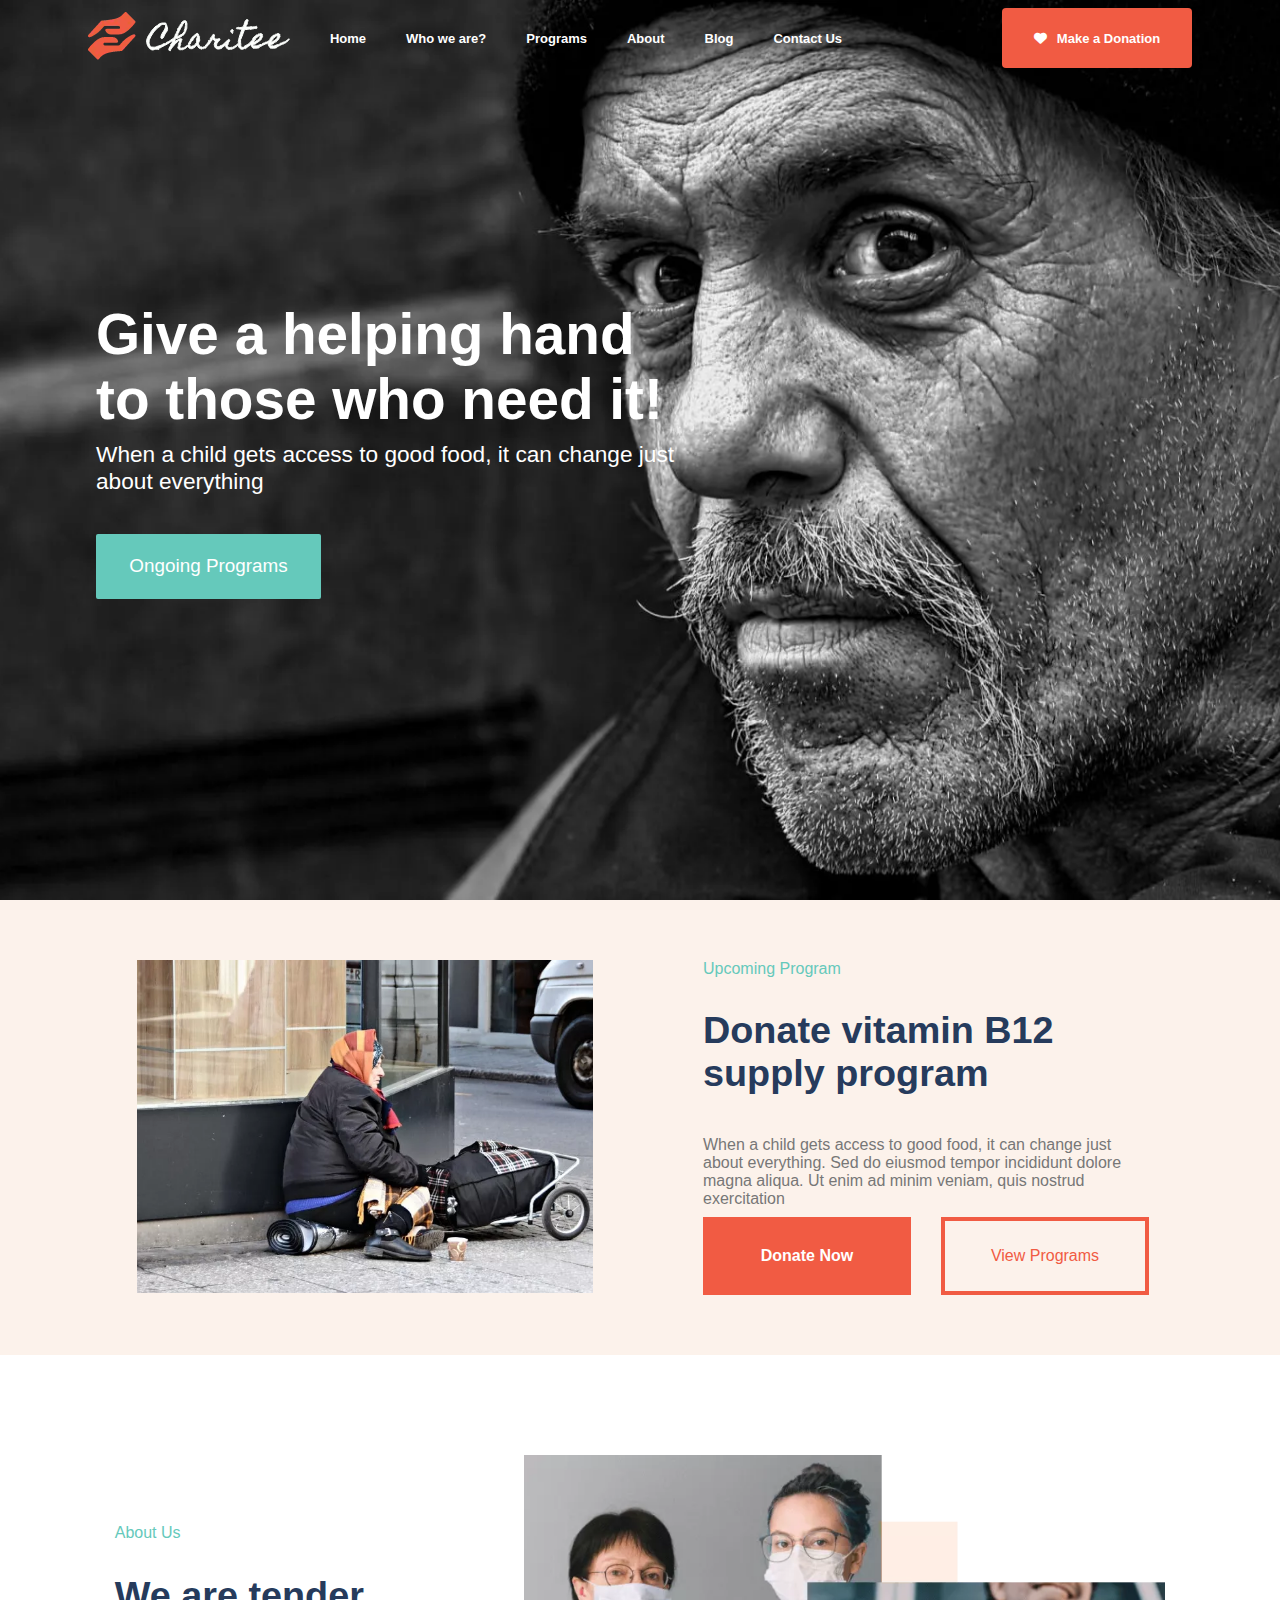
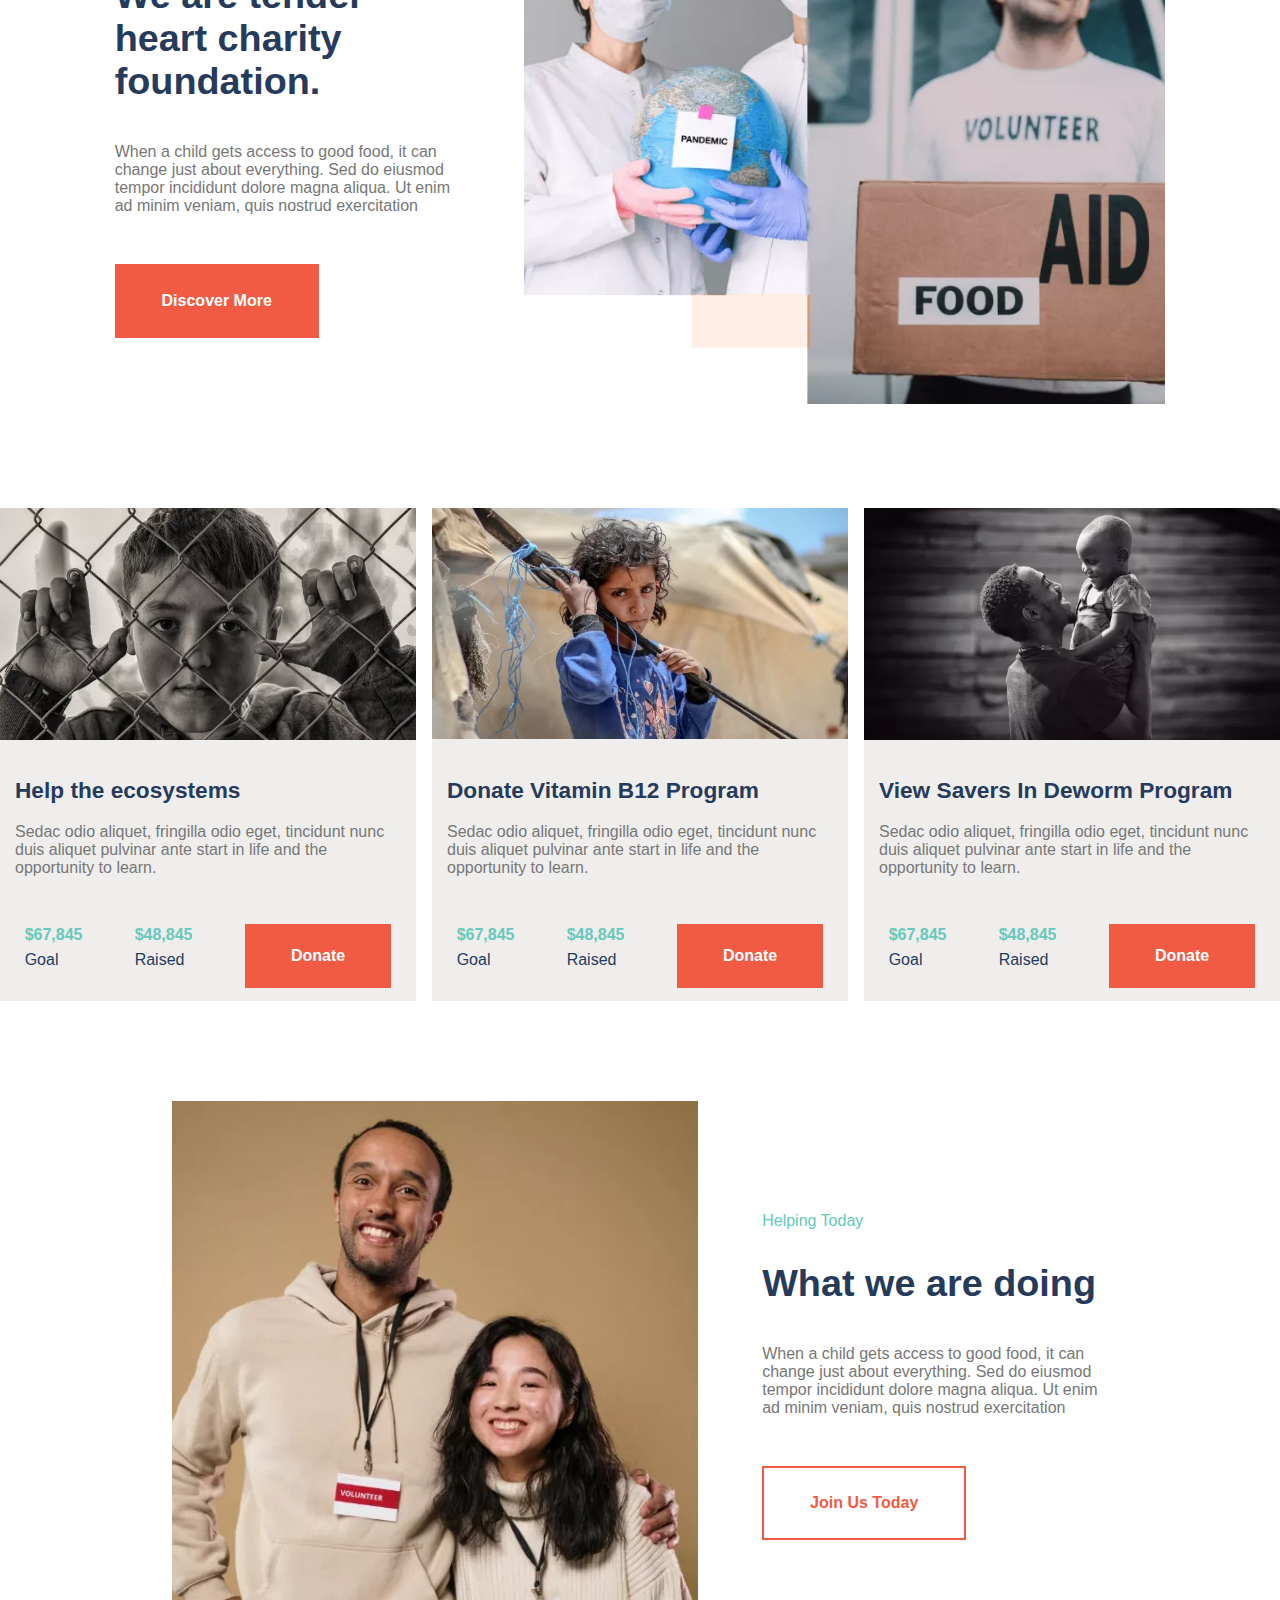
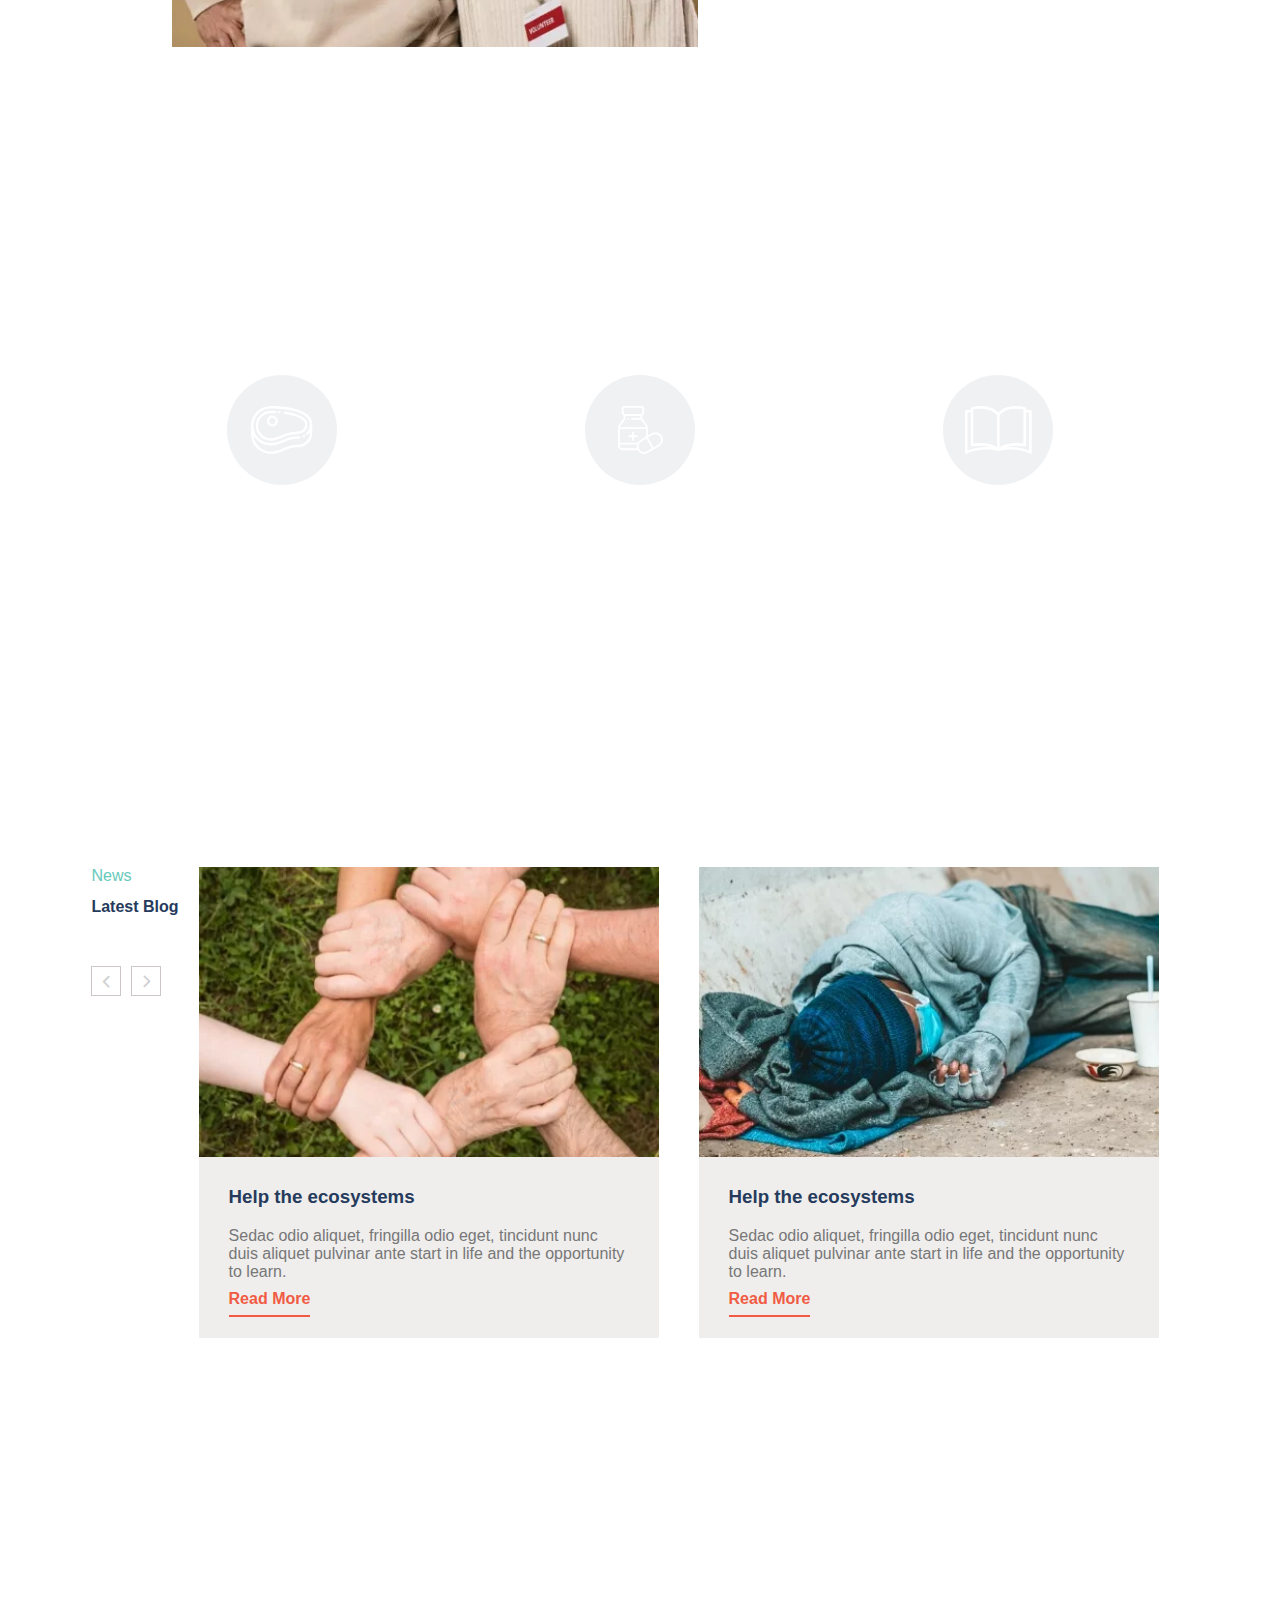
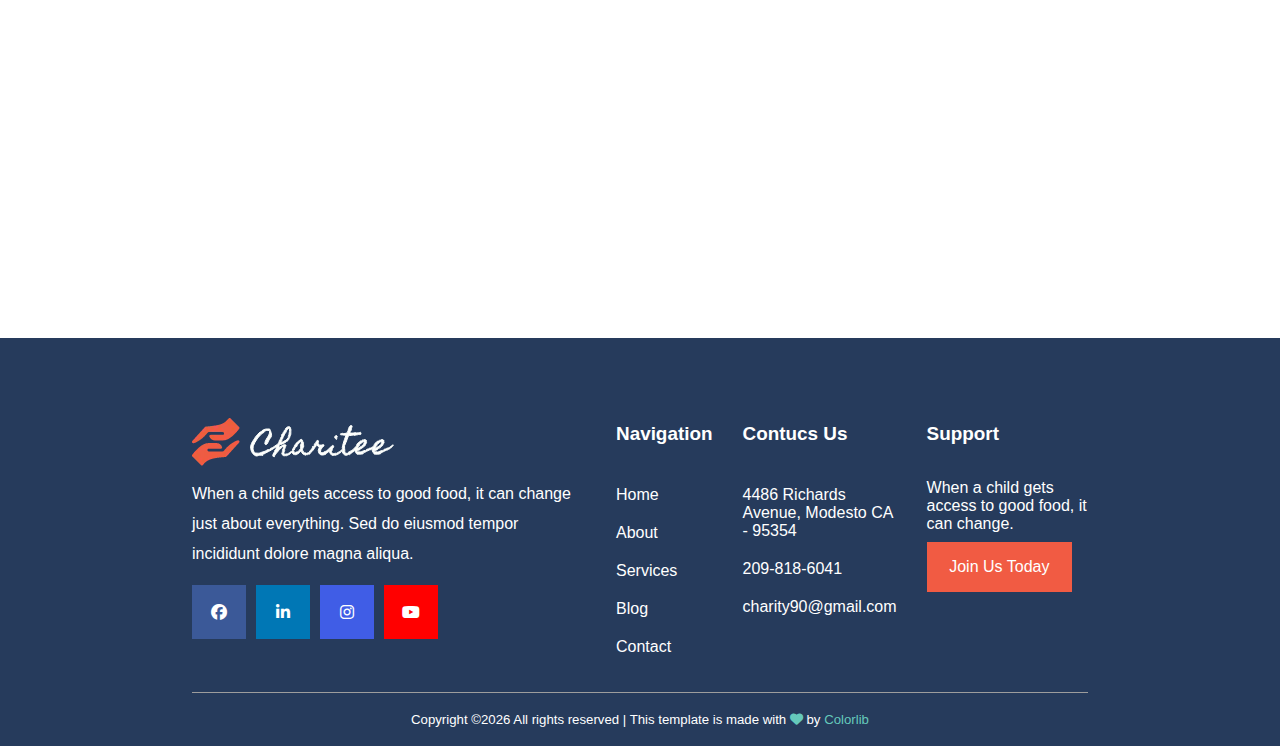
<file: index.html>
<!DOCTYPE html>
<html class="no-js" lang="zxx">
<head>
    <meta charset="UTF-8">
    <meta name="viewport" content="width=device-width, initial-scale=1.0">
    <title>Charity | Template</title>
    <link rel="stylesheet" href="https://cdnjs.cloudflare.com/ajax/libs/OwlCarousel2/2.3.4/assets/owl.carousel.min.css">
    <link rel="stylesheet" href="https://cdnjs.cloudflare.com/ajax/libs/OwlCarousel2/2.3.4/assets/owl.theme.default.min.css">
    <link rel="stylesheet" href="https://cdnjs.cloudflare.com/ajax/libs/font-awesome/6.4.2/css/all.min.css" />
    <link rel="stylesheet" href="style.css">
    <link rel="stylesheet" href="responsive.css">
</head>
<body>
    <header>
        <div class="header-top">
            <div class="header-middle">
                <div class="header-left">
                    <div class="logo">
                        <a href="index.html">
                            <img src="assets/img/logo/logo.png" alt="">
                        </a>
                    </div>
                    <div class="main-menu">
                        <nav class="main-nav">
                            <ul id="navigation">
                                <li>
                                    <a href="index.html">Home</a>
                                </li>
                                <li>
                                    <a href="we-are.html">Who we are?</a>
                                </li>
                                <li>
                                    <a href="programs.html">Programs</a>
                                </li>
                                <li>
                                    <a href="about.html">About</a>
                                </li>
                                <li class="submenu-li">
                                    <a href="blog.html" >Blog</a>
                                    <ul class="submenu">
                                        <li>
                                            <a href="blog.html">Blog</a>
                                        </li>
                                        <li>
                                            <a href="blog_details.html">Blog Details</a>
                                        </li>
                                        <li>
                                            <a href="elements.html">Elements</a>
                                        </li>
                                    </ul>
                                </li>
                                <li>
                                    <a href="contact.html">Contact Us</a>
                                </li>
                            </ul>
                        </nav>
                    </div>
                </div>
                <div class="header-right">
                    <a href="#" class="header-right-a1">Call Us : <span> 0 (78) 675 3674</span></a>
                    <div>
                        <a href="#" class="donation" ><i class="fa-solid fa-heart" style="color: #ffffff;"></i> Make a Donation</a>
                    </div>
                </div>
            </div>
        </div>

        <div class="header-top hidden-element1" id="elementToReveal1">
            <div class="header-middle">
                <div class="header-left">
                    <div class="logo">
                        <a href="index.html">
                            <img src="assets/img/logo/logo.png" alt="">
                        </a>
                    </div>
                    <div class="main-menu">
                        <nav class="main-nav">
                            <ul id="navigation">
                                <li>
                                    <a href="index.html">Home</a>
                                </li>
                                <li>
                                    <a href="we-are.html">Who we are?</a>
                                </li>
                                <li>
                                    <a href="programs.html">Programs</a>
                                </li>
                                <li>
                                    <a href="about.html">About</a>
                                </li>
                                <li class="submenu-li">
                                    <a href="blog.html">Blog</a>
                                    <ul class="submenu">
                                        <li>
                                            <a href="blog.html">Blog</a>
                                        </li>
                                        <li>
                                            <a href="blog_details.html">Blog Details</a>
                                        </li>
                                        <li>
                                            <a href="elements.html">Elements</a>
                                        </li>
                                    </ul>
                                </li>
                                <li>
                                    <a href="contact.html">Contact Us</a>
                                </li>
                            </ul>
                        </nav>
                    </div>
                </div>
                <div class="header-right">
                    <a href="#" class="header-right-a1">Call Us : <span> 0 (78) 675 3674</span></a>
                    <div>
                        <a href="#" class="donation" ><i class="fa-solid fa-heart" style="color: #ffffff;"></i> Make a Donation</a>
                    </div>
                </div>
            </div>
        </div>

        <div class="responsive-menu">

            <div class="hamburger">

                <a href="index.html">
                    <img src="assets/img/logo/logo.png" alt="">
                </a>

                <btn id="menu-a">
                    <span>MENU</span>
                    <span><i class="fa-solid fa-bars" style="color: #ffffff;"></i></span>
                </btn>
            </div>

            <div class="responsive-ul" id="menu-ul">
                <ul>
                    <li class="li">
                        <a href="index.html">Home</a>
                    </li>
                    <li class="li">
                        <a href="we-are.html">Who we are?</a>
                    </li>
                    <li class="li">
                        <a href="programs.html">Programs</a>
                    </li>
                    <li class="li">
                        <a href="about.html">About</a>
                    </li>
                    <li class="li">
                        <btn class="vax" id="blog+">Blog +</btn>
                        <ul id="element">
                            <li class="blog-li">
                                <a href="blog.html">Blog</a>
                            </li>
                            <li class="blog-li">
                                <a href="blog.html">Blog Details</a>
                            </li>
                            <li class="blog-li">
                                <a href="blog.html">Elements</a>
                            </li>
                        </ul>
                    </li>
                    <li class="li">
                        <a href="contact.html">Contuct Us</a>
                    </li>
                </ul>
            </div>

        </div>

    </header>
    <main>
        <div class="main-background">
            <div class="main-row">
                <div class="row-hero">
                    <div class="hero-top">
                        <h1>
                            Give a helping hand to those who need it!
                        </h1>
                    </div>
                    <div class="hero-bottom">
                        <p>When a child gets access to good food, it can change just about everything</p>
                        <div>
                            <a href="programs.html" >Ongoing Programs</a>
                        </div>
                    </div>
                </div>
            </div>
        </div>
        <section class="section1">
            <div class="main-sec1" >
                <img src="assets/img/gallery/about1.jpg" >
                <div class="sec1">
                    <span>Upcoming Program</span>
                    <h2>Donate vitamin B12 supply program</h2>
                    <p >When a child gets access to good food, it can change just about everything. 
                        Sed do eiusmod tempor incididunt dolore magna aliqua. Ut enim ad minim veniam,
                        quis nostrud exercitation
                    </p>
                    <div class="sec1-div">
                        <div class="donate">
                            <a href="#" class="donate">Donate Now</a>
                        </div>
                        <div class="program">
                            <a href="programs.html" class="program">View Programs</a>
                        </div>
                    </div>
                </div>
            </div>
        </section>

        <section class="section2">
            <div class="container">
                <div class="sec2-row">
                    <div class="sec2-div">
                        <span>
                            About Us
                        </span>
                        <h2>
                            We are tender heart charity foundation.
                        </h2>
                        <p>
                            When a child gets access to good food, it can change just about everything. 
                            Sed do eiusmod tempor incididunt dolore magna aliqua. Ut enim ad minim veniam, quis nostrud exercitation
                        </p>
                        <div class="discover discover-div">
                            <a href="#" class="discover">Discover More</a>
                        </div>
                    </div>
                    <div class="sec2-img">
                        <img src="assets/img/gallery/about2.png" alt="">
                    </div>
                </div>
            </div>
        </section>

        <section class="section3">
            <div class="sec3-div">
                <div class="card">

                    <div class="card-img">
                        <a href="#" ><img src="assets/img/gallery/class-img1.jpg" class="myImg"></a>
                    </div>

                    <div class="card-mini">
                        <div class="card-description">
                            <h3><a href="#">Help the ecosystems</a></h3>
                            <p>Sedac odio aliquet, fringilla odio eget, tincidunt nunc duis aliquet pulvinar ante start in life and 
                              the opportunity to learn. 
                            </p>
                        </div>
    
                        <div class="card-bottom">
                            <div class="goal">
                                <span>$67,845</span>
                                <p>Goal</p>
                            </div>
    
                            <div class="raised">
                                <span>$48,845</span>
                                <p>Raised</p>
                            </div>
    
                            <div class="donate1-div">
                                <a href="#" class="donate1">Donate</a>
                            </div>
                        </div>
                    </div>
                    
                </div>


                <div class="card">

                    <div class="card-img">
                        <a href="#"><img src="assets/img/gallery/class-img2.jpg" alt=""></a>
                    </div>

                    <div class="card-mini">
                        <div class="card-description">
                            <h3><a href="#">Donate Vitamin B12 Program</a></h3>
                            <p>Sedac odio aliquet, fringilla odio eget, tincidunt nunc duis aliquet pulvinar ante start in life and 
                              the opportunity to learn. 
                            </p>
                        </div>
    
                        <div class="card-bottom">
                            <div class="goal">
                                <span>$67,845</span>
                                <p>Goal</p>
                            </div>
    
                            <div class="raised">
                                <span>$48,845</span>
                                <p>Raised</p>
                            </div>
    
                            <div class="donate1-div">
                                <a href="#" class="donate1">Donate</a>
                            </div>
                        </div>
                    </div>

                </div>


                <div class="card">

                    <div class="card-img">
                        <a href="#"><img src="assets/img/gallery/class-img3.jpg" alt=""></a>
                    </div>

                    <div class="card-mini">
                        <div class="card-description">
                            <h3><a href="#">View Savers In Deworm Program</a></h3>
                            <p>Sedac odio aliquet, fringilla odio eget, tincidunt nunc duis aliquet pulvinar ante start in life and 
                              the opportunity to learn. 
                            </p>
                        </div>
    
                        <div class="card-bottom">
                            <div class="goal">
                                <span>$67,845</span>
                                <p>Goal</p>
                            </div>
    
                            <div class="raised">
                                <span>$48,845</span>
                                <p>Raised</p>
                            </div>
    
                            <div class="donate1-div">
                                <a href="#" class="donate1">Donate</a>
                            </div>
                        </div>
                    </div>

                </div>
              
                      
            </div>
        </section>

        <section class="section4">
            <div class="container">
                <div class="sec2-row">
                    <div class="sec3-img">
                        <img src="assets/img/gallery/about3.jpg" alt="">
                    </div>
                    <div class="sec2-div">
                        <span>
                            Helping Today
                        </span>
                        <h2>
                            What we are doing
                        </h2>
                        <p>
                            When a child gets access to good food, it can change just about everything. 
                            Sed do eiusmod tempor incididunt dolore magna aliqua. Ut enim ad minim veniam, quis nostrud exercitation
                        </p>
                        <div class="discover discover-div today">
                            <a href="#" class="today">Join Us Today</a>
                        </div>
                    </div>
                </div>
            </div>
        </section>

        <section class="section5">
            <div class="container5">
                <div class="sec5-header">
                    <span>Helping Today</span>
                    <h2>How we help people</h2>
                </div>
                <div class="sec5-description">
                    <div class="sec5-mini">
                        <div class="icon">
                            <img src="assets/img/icon/services1.svg" alt="">
                        </div>
                        <div class="mini">
                            <h5><a href="#">Pure Food &amp; Water</a></h5>
                            <p>Odio aliquet, fringilla odio eget, tincidunt
                                nunc duis aliquet pulvinar ante employees and organizations to support.</p>
                        </div>
                    </div>
                    <div class="sec5-mini">
                        <div class="icon">
                            <img src="assets/img/icon/sercives2.svg" alt="">
                        </div>
                        <div class="mini">
                            <h5><a href="#">Health &amp; Medicine</a></h5>
                            <p>Odio aliquet, fringilla odio eget, tincidunt
                                nunc duis aliquet pulvinar ante employees and organizations to support.</p>
                        </div>
                    </div>

                    <div class="sec5-mini">
                        <div class="icon">
                            <img src="assets/img/icon/services3.svg" alt="">
                        </div>
                        <div class="mini">
                            <h5><a href="#">Education</a></h5>
                            <p>Odio aliquet, fringilla odio eget, tincidunt
                                nunc duis aliquet pulvinar ante employees and organizations to support.</p>
                        </div>
                    </div>


                </div>
            </div>
        </section>

        <section class="section6">
            <div class="container6">
                <div class="latest">
                    <span>News</span>
                    <h2>Latest Blog</h2>
                    <div class="custom-owl-nav">
                        <button class="owl-prev"><i class="fa-solid fa-chevron-down fa-rotate-90" style="color: #cfd0d1;"></i></button>
                        <button class="owl-next"><i class="fa-solid fa-chevron-down fa-rotate-270" style="color: #cfd0d1;"></i></button>
                    </div>
                </div>
            
                <div class="owl-carousel">
                    <div class="item">
                        <div class="owl-img">
                            <img src="assets/img/gallery/blog1.jpg" alt="">
                        </div>
                        <div class="owl-description">
                            <h3>
                                <a href="#" >Help the ecosystems</a>
                            </h3>
                            <p>Sedac odio aliquet, fringilla odio eget, 
                                tincidunt nunc duis aliquet pulvinar ante start in life and the opportunity to learn. 
                            </p>
                            <span>
                                <a href="#" class="a1">Read More</a>
                            </span>
                            
                        </div>
                    </div>
                    <div class="item">
                        <div class="owl-img">
                            <img src="assets/img/gallery/blog2.jpg" alt="">
                        </div>
                        <div class="owl-description">
                            <h3>
                                <a href="#" >Help the ecosystems</a>
                            </h3>
                            <p>Sedac odio aliquet, fringilla odio eget, 
                                tincidunt nunc duis aliquet pulvinar ante start in life and the opportunity to learn. 
                            </p>
                            <span>
                                <a href="#" class="a1">Read More</a>
                            </span>
                        </div>
                    </div>
                    <div class="item">
                        <div class="owl-img">
                            <img src="assets/img/gallery/blog1.jpg" alt="">
                        </div>
                        <div class="owl-description">
                            <h3>
                                <a href="#" >Help the ecosystems</a>
                            </h3>
                            <p>Sedac odio aliquet, fringilla odio eget, 
                                tincidunt nunc duis aliquet pulvinar ante start in life and the opportunity to learn. 
                            </p>
                            <span>
                                <a href="#" class="a1">Read More</a>
                            </span>
                            
                        </div>
                    </div>
                </div>
            </div>

        </section>
        <section class="section7">
            <div class="map-container">
                <iframe
                    width="100%"
                    height="100%"
                    frameborder="0"
                    scrolling="no"
                    marginheight="0"
                    marginwidth="200"
                    src="https://www.google.com/maps/embed?pb=!1m18!1m12!1m3!1d3592.8962397307827!2d55.274600950321226!3d25.19719798388564!2m3!1f0!2f0!3f0!3m2!1i1024!2i768!4f13.1!3m3!1m2!1s0x3e5f6bdfd26c1ccf%3A0x6b6c90b20bcadac3!2sBurj%20Khalifa!5e0!3m2!1sen!2sae!4v1633989006519!5m2!1sen!2sae"
                    allowfullscreen>
                </iframe>
            </div>
        </section>

    </main>
    <footer>
        <div class="foot-div">
            <div class="foot1">
                <div>
                    <a href="index.html"><img src="assets/img/logo/logo.png" alt=""></a>
                </div>
                <div class="footer-pera">
                    <p>When a child gets access to good food, it can change just about everything.
                         Sed do eiusmod tempor incididunt dolore magna aliqua.
                        </p>
                </div>
                <ul class="footer-social">
                    <li><a class="fb" href="https://bit.ly/sai4ull"><i class="fab fa-facebook"></i></a></li>
                    <li><a class="lnk" href="#"><i class="fab fa-linkedin-in"></i></a></li>
                    <li><a class="ins" href="#"><i class="fab fa-instagram"></i></a></li>
                    <li><a class="yt" href="#"><i class="fab fa-youtube"></i></a></li>
                </ul>
            </div>

            
            <div class="foot2">
                <h4>Navigation</h4>
                <ul>
                   <li><a href="#">Home</a></li>
                   <li><a href="#">About</a></li>
                   <li><a href="#">Services</a></li>
                   <li><a href="#">Blog</a></li>
                   <li><a href="#">Contact</a></li>
                </ul>
            </div>

            <div class="foot2">
                <h4>Contucs Us</h4>
                <ul>
                    <li><a href="#">4486 Richards Avenue, Modesto
                    CA - 95354</a></li>
                    <li><a href="#">209-818-6041</a></li>
                    <li><a href="#">charity90@gmail.com</a></li>
                    </ul>
            </div>
    
            <div class="foot2">
                <h4>Support</h4>
                <p>When a child gets access to good food, it can change.</p>
                <div>
                    <a href="#" class="foot-btn">
                        Join Us Today
                    </a>
                </div>
            </div>
       </div>


        <div class="copyright">
            <p>Copyright ©<script>document.write(new Date().getFullYear());</script> All rights reserved | This template is made with <i class="fa fa-heart color-danger" aria-hidden="true"></i> by <a href="https://colorlib.com" target="_blank" rel="nofollow noopener">Colorlib</a></p>
        </div>
    </footer>
    <div class="hidden-element" id="elementToReveal">
        <a href="#">
            <i class="fa-solid fa-arrow-up" style="color: #ffffff;"></i>
        </a>
    </div>
    

    <script src="https://code.jquery.com/jquery-3.6.0.min.js"></script>
    <script src="https://cdnjs.cloudflare.com/ajax/libs/OwlCarousel2/2.3.4/owl.carousel.min.js"></script>
    <script src="script.js"></script>
</body>
</html>
</file>
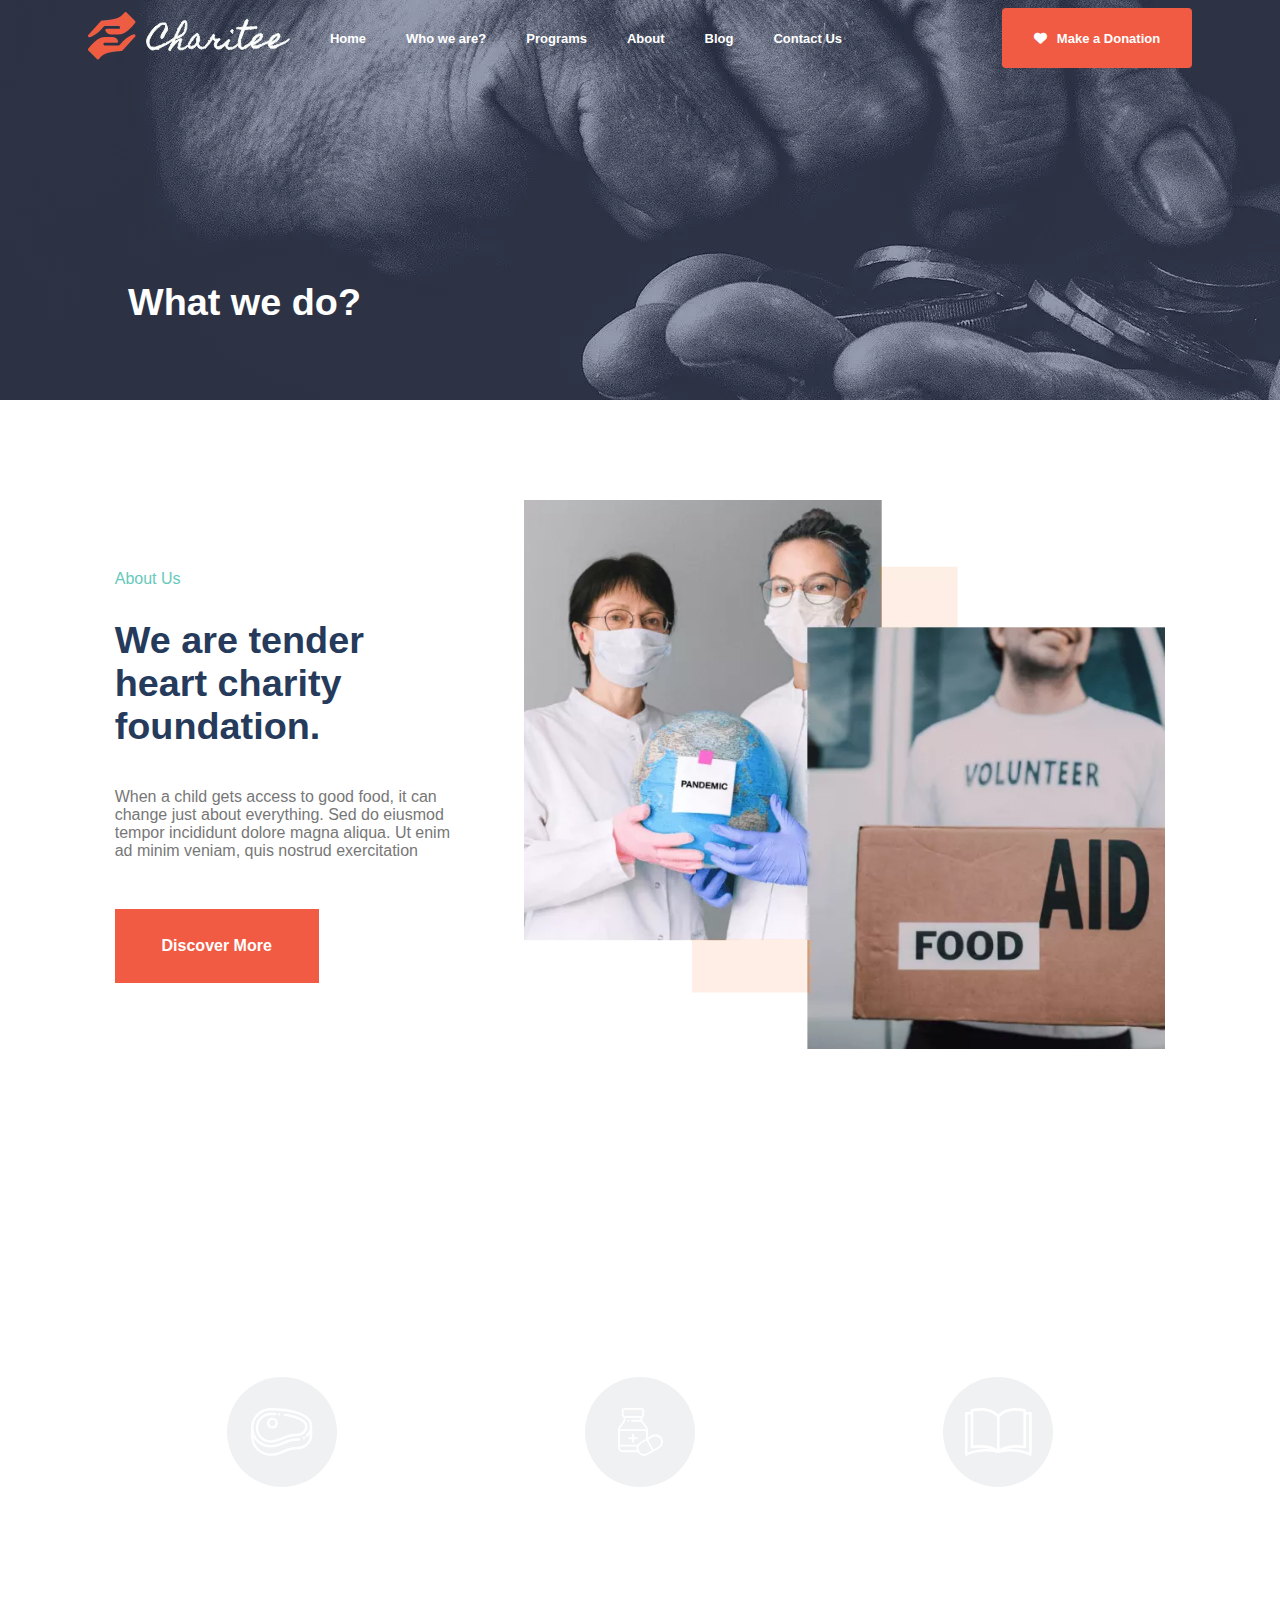
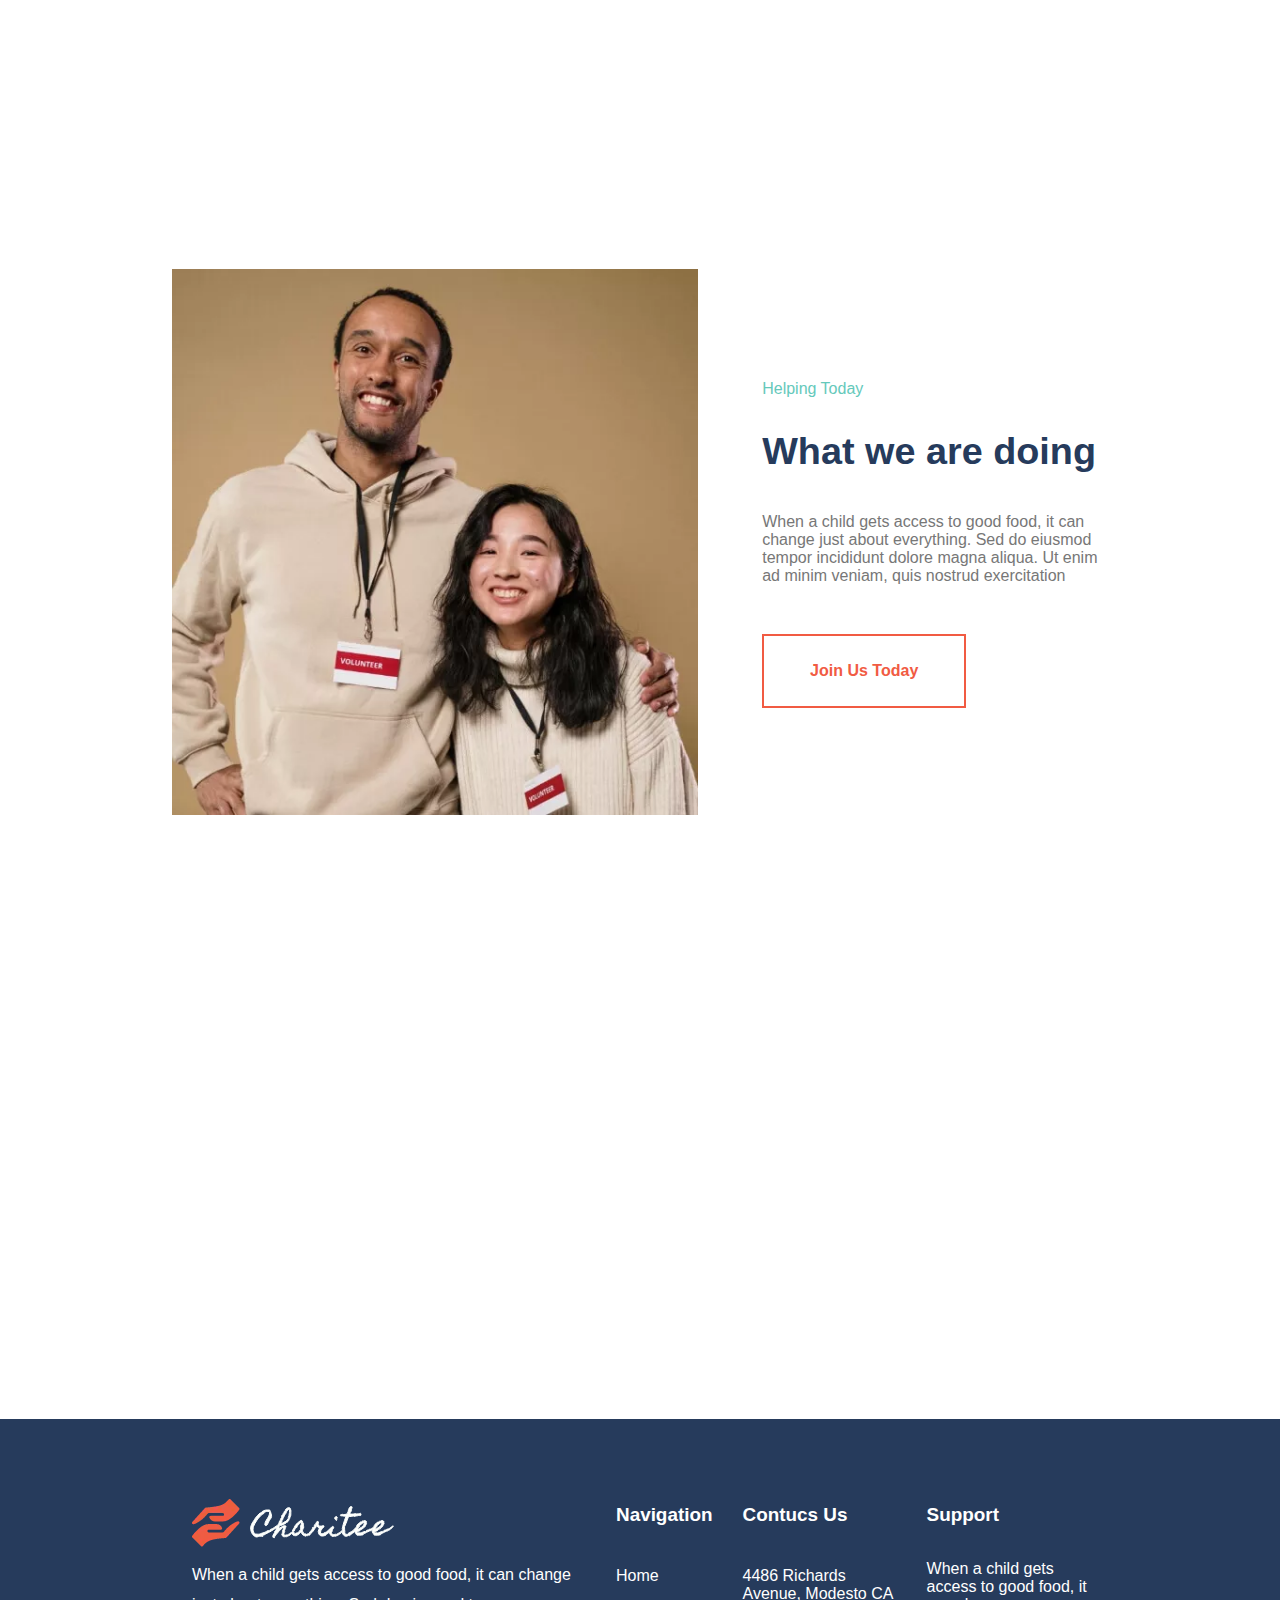
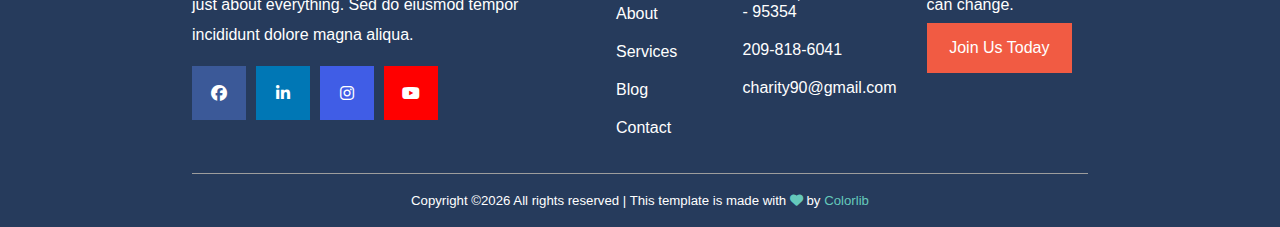
<file: about.html>
<!DOCTYPE html>
<html lang="en">
<head>
    <meta charset="UTF-8">
    <meta name="viewport" content="width=device-width, initial-scale=1.0">
    <title>Charity | Template</title>
    <link rel="stylesheet" href="https://cdnjs.cloudflare.com/ajax/libs/OwlCarousel2/2.3.4/assets/owl.carousel.min.css">
    <link rel="stylesheet" href="https://cdnjs.cloudflare.com/ajax/libs/OwlCarousel2/2.3.4/assets/owl.theme.default.min.css">
    <link rel="stylesheet" href="https://cdnjs.cloudflare.com/ajax/libs/font-awesome/6.4.2/css/all.min.css" />
    <link rel="stylesheet" href="style.css">
    <link rel="stylesheet" href="responsive.css">

</head>
<body>
    <header>
        <div class="header-top">
            <div class="header-middle">
                <div class="header-left">
                    <div class="logo">
                        <a href="index.html">
                            <img src="assets/img/logo/logo.png" alt="">
                        </a>
                    </div>
                    <div class="main-menu">
                        <nav class="main-nav">
                            <ul id="navigation">
                                <li>
                                    <a href="index.html">Home</a>
                                </li>
                                <li>
                                    <a href="we-are.html">Who we are?</a>
                                </li>
                                <li>
                                    <a href="programs.html">Programs</a>
                                </li>
                                <li>
                                    <a href="about.html">About</a>
                                </li>
                                <li class="submenu-li">
                                    <a href="blog.html" >Blog</a>
                                    <ul class="submenu">
                                        <li>
                                            <a href="blog.html">Blog</a>
                                        </li>
                                        <li>
                                            <a href="blog_details.html">Blog Details</a>
                                        </li>
                                        <li>
                                            <a href="elements.html">Elements</a>
                                        </li>
                                    </ul>
                                </li>
                                <li>
                                    <a href="contact.html">Contact Us</a>
                                </li>
                            </ul>
                        </nav>
                    </div>
                </div>
                <div class="header-right">
                    <a href="#" class="header-right-a1">Call Us : <span> 0 (78) 675 3674</span></a>
                    <div>
                        <a href="#" class="donation" ><i class="fa-solid fa-heart" style="color: #ffffff;"></i> Make a Donation</a>
                    </div>
                </div>
            </div>
        </div>

        <div class="header-top hidden-element1" id="elementToReveal1">
            <div class="header-middle">
                <div class="header-left">
                    <div class="logo">
                        <a href="index.html">
                            <img src="assets/img/logo/logo.png" alt="">
                        </a>
                    </div>
                    <div class="main-menu">
                        <nav class="main-nav">
                            <ul id="navigation">
                                <li>
                                    <a href="index.html">Home</a>
                                </li>
                                <li>
                                    <a href="we-are.html">Who we are?</a>
                                </li>
                                <li>
                                    <a href="programs.html">Programs</a>
                                </li>
                                <li>
                                    <a href="about.html">About</a>
                                </li>
                                <li class="submenu-li">
                                    <a href="blog.html">Blog</a>
                                    <ul class="submenu">
                                        <li>
                                            <a href="blog.html">Blog</a>
                                        </li>
                                        <li>
                                            <a href="blog_details.html">Blog Details</a>
                                        </li>
                                        <li>
                                            <a href="elements.html">Elements</a>
                                        </li>
                                    </ul>
                                </li>
                                <li>
                                    <a href="contact.html">Contact Us</a>
                                </li>
                            </ul>
                        </nav>
                    </div>
                </div>
                <div class="header-right">
                    <a href="#" class="header-right-a1">Call Us : <span> 0 (78) 675 3674</span></a>
                    <div>
                        <a href="#" class="donation" ><i class="fa-solid fa-heart" style="color: #ffffff;"></i> Make a Donation</a>
                    </div>
                </div>
            </div>
        </div>

        <div class="responsive-menu">

            <div class="hamburger">

                <a href="index.html">
                    <img src="assets/img/logo/logo.png" alt="">
                </a>

                <btn id="menu-a">
                    <span>MENU</span>
                    <span><i class="fa-solid fa-bars" style="color: #ffffff;"></i></span>
                </btn>
            </div>

            <div class="responsive-ul" id="menu-ul">
                <ul>
                    <li class="li">
                        <a href="index.html">Home</a>
                    </li>
                    <li class="li">
                        <a href="we-are.html">Who we are?</a>
                    </li>
                    <li class="li">
                        <a href="programs.html">Programs</a>
                    </li>
                    <li class="li">
                        <a href="about.html">About</a>
                    </li>
                    <li class="li">
                        <btn class="vax" id="blog+">Blog +</btn>
                        <ul id="element">
                            <li class="blog-li">
                                <a href="blog.html">Blog</a>
                            </li>
                            <li class="blog-li">
                                <a href="blog.html">Blog Details</a>
                            </li>
                            <li class="blog-li">
                                <a href="blog.html">Elements</a>
                            </li>
                        </ul>
                    </li>
                    <li class="li">
                        <a href="contact.html">Contuct Us</a>
                    </li>
                </ul>
            </div>

        </div>

    </header>


    <main class="main-we-are">
        <div class="div">
            <h2>What we do?</h2>
        </div>
    </main>

 <main>
    <section class="section2">
        <div class="container">
            <div class="sec2-row">
                <div class="sec2-div">
                    <span>
                        About Us
                    </span>
                    <h2>
                        We are tender heart charity foundation.
                    </h2>
                    <p>
                        When a child gets access to good food, it can change just about everything. 
                        Sed do eiusmod tempor incididunt dolore magna aliqua. Ut enim ad minim veniam, quis nostrud exercitation
                    </p>
                    <div class="discover discover-div">
                        <a href="#" class="discover">Discover More</a>
                    </div>
                </div>
                <div class="sec2-img">
                    <img src="assets/img/gallery/about2.png" alt="">
                </div>
            </div>
        </div>
    </section>

    <section class="section5">
        <div class="container5">
            <div class="sec5-header">
                <span>Helping Today</span>
                <h2>How we help people</h2>
            </div>
            <div class="sec5-description">
                <div class="sec5-mini">
                    <div class="icon">
                        <img src="assets/img/icon/services1.svg" alt="">
                    </div>
                    <div class="mini">
                        <h5><a href="#">Pure Food &amp; Water</a></h5>
                        <p>Odio aliquet, fringilla odio eget, tincidunt
                            nunc duis aliquet pulvinar ante employees and organizations to support.</p>
                    </div>
                </div>
                <div class="sec5-mini">
                    <div class="icon">
                        <img src="assets/img/icon/sercives2.svg" alt="">
                    </div>
                    <div class="mini">
                        <h5><a href="#">Health &amp; Medicine</a></h5>
                        <p>Odio aliquet, fringilla odio eget, tincidunt
                            nunc duis aliquet pulvinar ante employees and organizations to support.</p>
                    </div>
                </div>

                <div class="sec5-mini">
                    <div class="icon">
                        <img src="assets/img/icon/services3.svg" alt="">
                    </div>
                    <div class="mini">
                        <h5><a href="#">Education</a></h5>
                        <p>Odio aliquet, fringilla odio eget, tincidunt
                            nunc duis aliquet pulvinar ante employees and organizations to support.</p>
                    </div>
                </div>


            </div>
        </div>
    </section>

    <section class="section4">
        <div class="container">
            <div class="sec2-row">
                <div class="sec3-img">
                    <img src="assets/img/gallery/about3.jpg" alt="">
                </div>
                <div class="sec2-div">
                    <span>
                        Helping Today
                    </span>
                    <h2>
                        What we are doing
                    </h2>
                    <p>
                        When a child gets access to good food, it can change just about everything. 
                        Sed do eiusmod tempor incididunt dolore magna aliqua. Ut enim ad minim veniam, quis nostrud exercitation
                    </p>
                    <div class="discover discover-div today">
                        <a href="#" class="today">Join Us Today</a>
                    </div>
                </div>
            </div>
        </div>
    </section>

    <section class="section7">
        <div class="map-container">
            <iframe
                width="100%"
                height="100%"
                frameborder="0"
                scrolling="no"
                marginheight="0"
                marginwidth="200"
                src="https://www.google.com/maps/embed?pb=!1m18!1m12!1m3!1d3592.8962397307827!2d55.274600950321226!3d25.19719798388564!2m3!1f0!2f0!3f0!3m2!1i1024!2i768!4f13.1!3m3!1m2!1s0x3e5f6bdfd26c1ccf%3A0x6b6c90b20bcadac3!2sBurj%20Khalifa!5e0!3m2!1sen!2sae!4v1633989006519!5m2!1sen!2sae"
                allowfullscreen>
            </iframe>
        </div>
    </section>

</main>
<footer>
    <div class="foot-div">
        <div class="foot1">
            <div>
                <a href="index.html"><img src="assets/img/logo/logo.png" alt=""></a>
            </div>
            <div class="footer-pera">
                <p>When a child gets access to good food, it can change just about everything.
                     Sed do eiusmod tempor incididunt dolore magna aliqua.
                    </p>
            </div>
            <ul class="footer-social">
                <li><a class="fb" href="https://bit.ly/sai4ull"><i class="fab fa-facebook"></i></a></li>
                <li><a class="lnk" href="#"><i class="fab fa-linkedin-in"></i></a></li>
                <li><a class="ins" href="#"><i class="fab fa-instagram"></i></a></li>
                <li><a class="yt" href="#"><i class="fab fa-youtube"></i></a></li>
            </ul>
        </div>

        
        <div class="foot2">
            <h4>Navigation</h4>
            <ul>
               <li><a href="#">Home</a></li>
               <li><a href="#">About</a></li>
               <li><a href="#">Services</a></li>
               <li><a href="#">Blog</a></li>
               <li><a href="#">Contact</a></li>
            </ul>
        </div>

        <div class="foot2">
            <h4>Contucs Us</h4>
            <ul>
                <li><a href="#">4486 Richards Avenue, Modesto
                CA - 95354</a></li>
                <li><a href="#">209-818-6041</a></li>
                <li><a href="#">charity90@gmail.com</a></li>
                </ul>
        </div>

        <div class="foot2">
            <h4>Support</h4>
            <p>When a child gets access to good food, it can change.</p>
            <div>
                <a href="#" class="foot-btn">
                    Join Us Today
                </a>
            </div>
        </div>
   </div>


    <div class="copyright">
        <p>Copyright ©<script>document.write(new Date().getFullYear());</script> All rights reserved | This template is made with <i class="fa fa-heart color-danger" aria-hidden="true"></i> by <a href="https://colorlib.com" target="_blank" rel="nofollow noopener">Colorlib</a></p>
    </div>
</footer>
<div class="hidden-element" id="elementToReveal">
    <a href="#">
        <i class="fa-solid fa-arrow-up" style="color: #ffffff;"></i>
    </a>
</div>


    




    <script src="https://code.jquery.com/jquery-3.6.0.min.js"></script>
    <script src="https://cdnjs.cloudflare.com/ajax/libs/OwlCarousel2/2.3.4/owl.carousel.min.js"></script>
    <script src="script.js"></script>
</body>
</html>
</file>
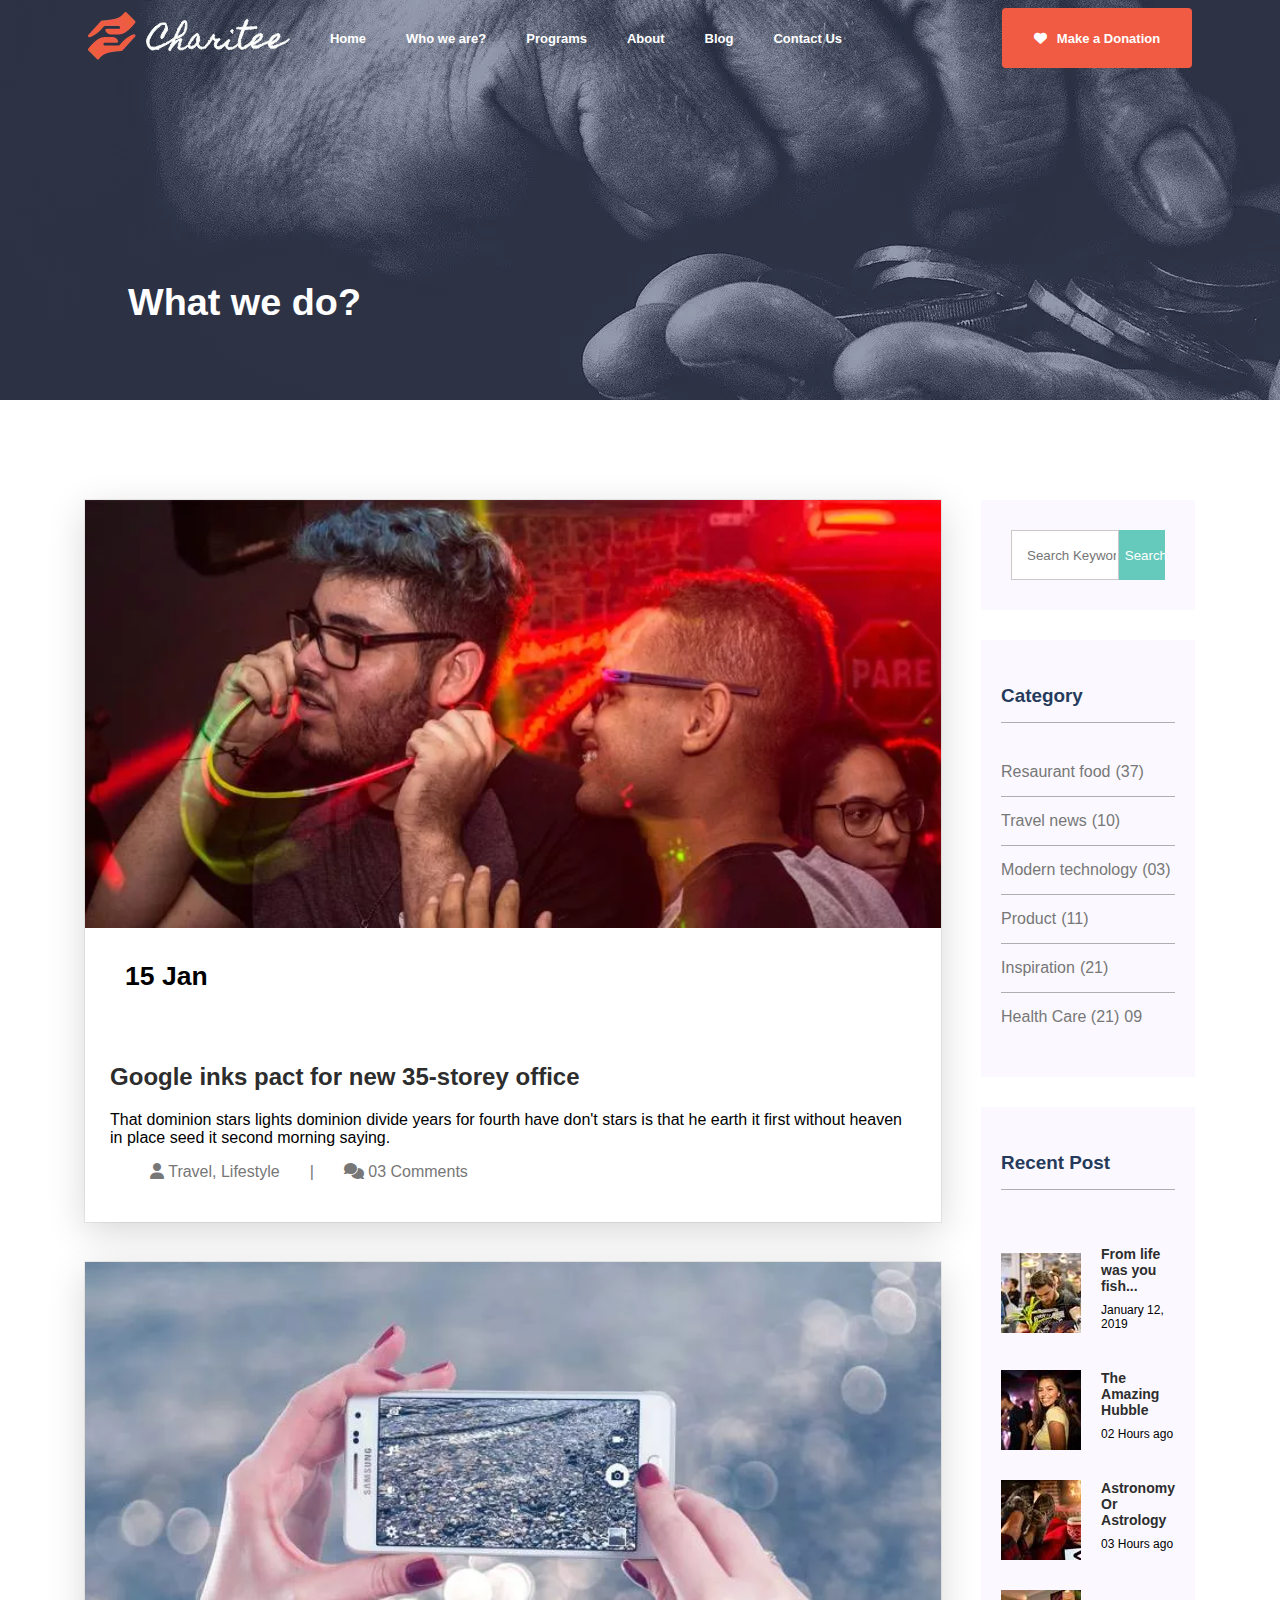
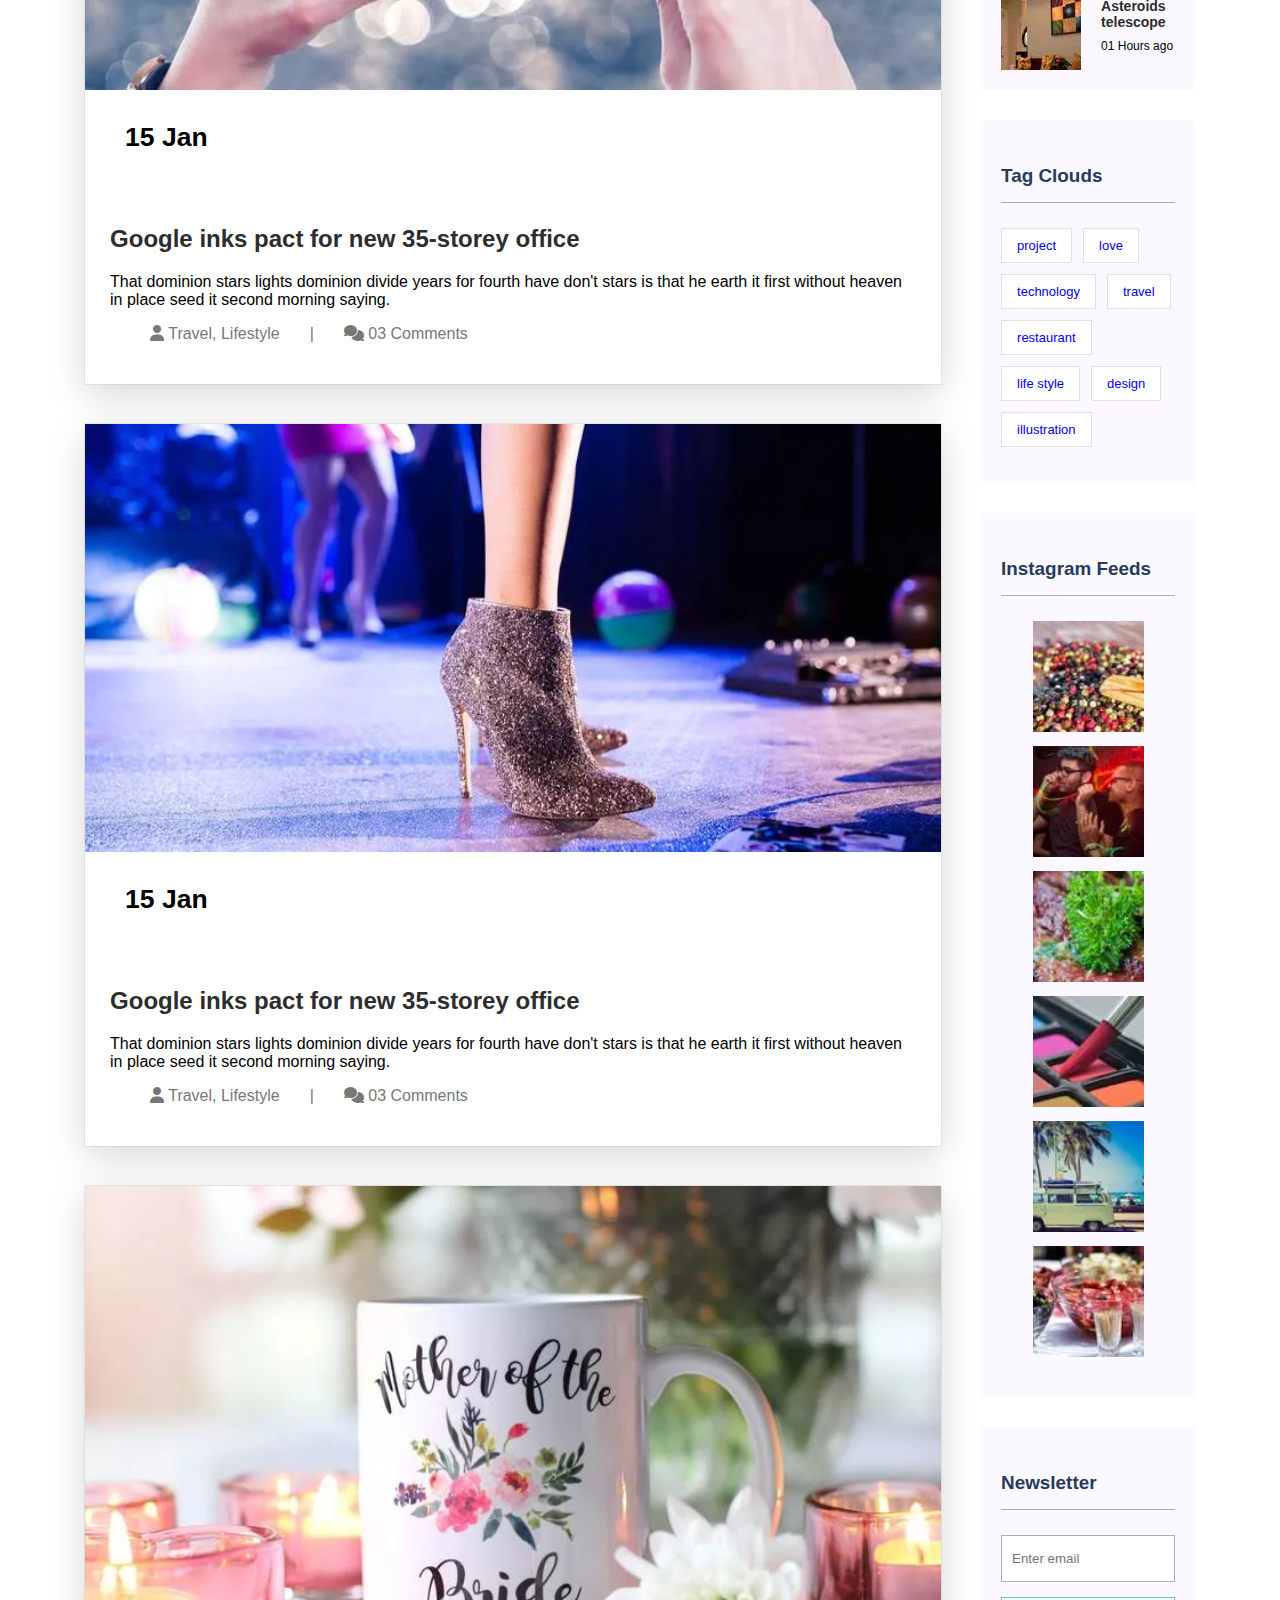
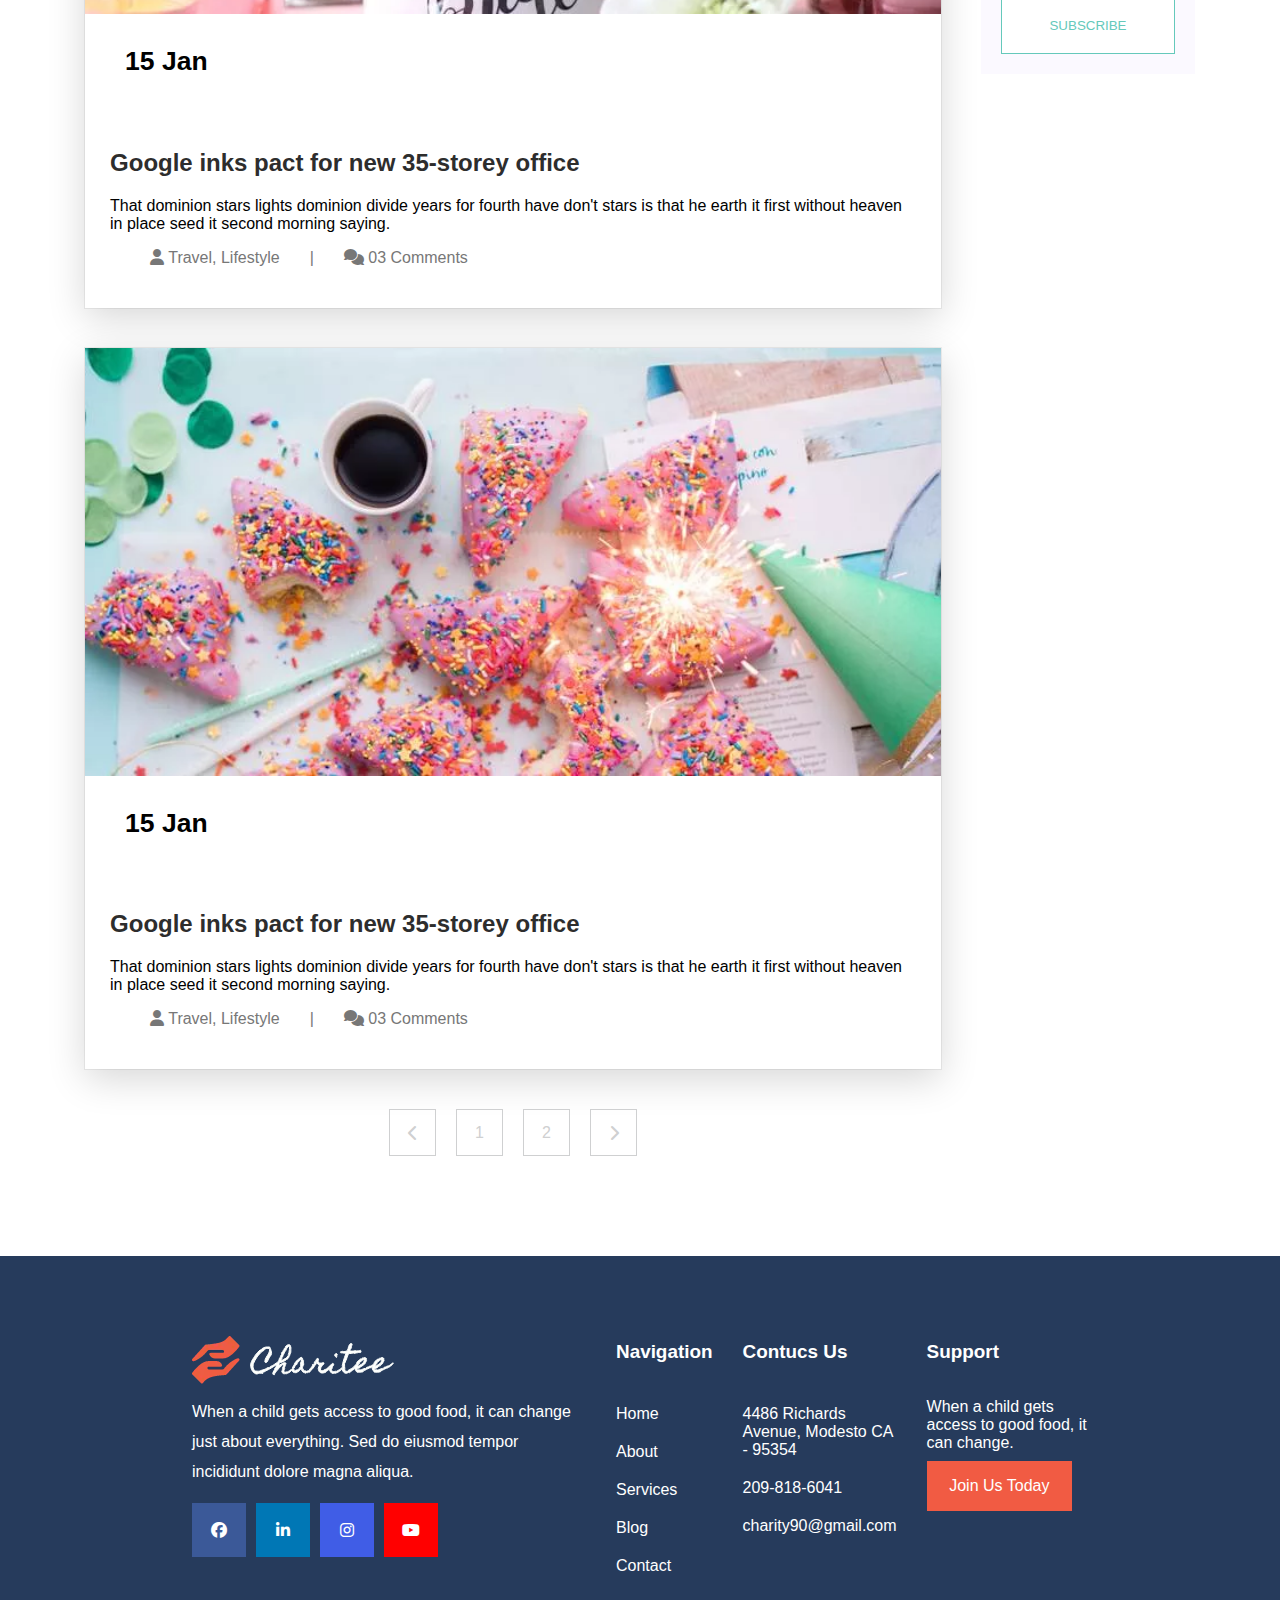
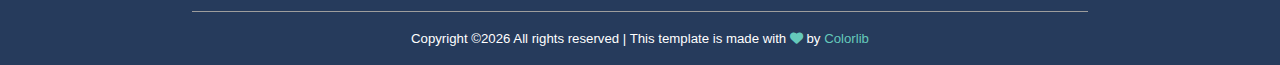
<file: blog.html>
<!DOCTYPE html>
<html lang="en">
<head>
    <meta charset="UTF-8">
    <meta name="viewport" content="width=device-width, initial-scale=1.0">
    <title>Charity | Template</title>
    <link rel="stylesheet" href="https://cdnjs.cloudflare.com/ajax/libs/OwlCarousel2/2.3.4/assets/owl.carousel.min.css">
    <link rel="stylesheet" href="https://cdnjs.cloudflare.com/ajax/libs/OwlCarousel2/2.3.4/assets/owl.theme.default.min.css">
    <link rel="stylesheet" href="https://cdnjs.cloudflare.com/ajax/libs/font-awesome/6.4.2/css/all.min.css" />
    <link rel="stylesheet" href="style.css">
    <link rel="stylesheet" href="responsive.css">

</head>
<body>
    <header>
        <div class="header-top">
            <div class="header-middle">
                <div class="header-left">
                    <div class="logo">
                        <a href="index.html">
                            <img src="assets/img/logo/logo.png" alt="">
                        </a>
                    </div>
                    <div class="main-menu">
                        <nav class="main-nav">
                            <ul id="navigation">
                                <li>
                                    <a href="index.html">Home</a>
                                </li>
                                <li>
                                    <a href="we-are.html">Who we are?</a>
                                </li>
                                <li>
                                    <a href="programs.html">Programs</a>
                                </li>
                                <li>
                                    <a href="about.html">About</a>
                                </li>
                                <li class="submenu-li">
                                    <a href="blog.html" >Blog</a>
                                    <ul class="submenu">
                                        <li>
                                            <a href="blog.html">Blog</a>
                                        </li>
                                        <li>
                                            <a href="blog_details.html">Blog Details</a>
                                        </li>
                                        <li>
                                            <a href="elements.html">Elements</a>
                                        </li>
                                    </ul>
                                </li>
                                <li>
                                    <a href="contact.html">Contact Us</a>
                                </li>
                            </ul>
                        </nav>
                    </div>
                </div>
                <div class="header-right">
                    <a href="#" class="header-right-a1" >Call Us : <span> 0 (78) 675 3674</span></a>
                    <div>
                        <a href="#" class="donation" ><i class="fa-solid fa-heart" style="color: #ffffff;"></i> Make a Donation</a>
                    </div>
                </div>
            </div>
        </div>

        <div class="header-top hidden-element1" id="elementToReveal1">
            <div class="header-middle">
                <div class="header-left">
                    <div class="logo">
                        <a href="index.html">
                            <img src="assets/img/logo/logo.png" alt="">
                        </a>
                    </div>
                    <div class="main-menu">
                        <nav class="main-nav">
                            <ul id="navigation">
                                <li>
                                    <a href="index.html">Home</a>
                                </li>
                                <li>
                                    <a href="we-are.html">Who we are?</a>
                                </li>
                                <li>
                                    <a href="programs.html">Programs</a>
                                </li>
                                <li>
                                    <a href="about.html">About</a>
                                </li>
                                <li class="submenu-li">
                                    <a href="blog.html">Blog</a>
                                    <ul class="submenu">
                                        <li>
                                            <a href="blog.html">Blog</a>
                                        </li>
                                        <li>
                                            <a href="blog_details.html">Blog Details</a>
                                        </li>
                                        <li>
                                            <a href="elements.html">Elements</a>
                                        </li>
                                    </ul>
                                </li>
                                <li>
                                    <a href="contact.html">Contact Us</a>
                                </li>
                            </ul>
                        </nav>
                    </div>
                </div>
                <div class="header-right">
                    <a href="#" class="header-right-a1">Call Us : <span> 0 (78) 675 3674</span></a>
                    <div>
                        <a href="#" class="donation" ><i class="fa-solid fa-heart" style="color: #ffffff;"></i> Make a Donation</a>
                    </div>
                </div>
            </div>
        </div>

        <div class="responsive-menu">

            <div class="hamburger">

                <a href="index.html">
                    <img src="assets/img/logo/logo.png" alt="">
                </a>

                <btn id="menu-a">
                    <span>MENU</span>
                    <span><i class="fa-solid fa-bars" style="color: #ffffff;"></i></span>
                </btn>
            </div>

            <div class="responsive-ul" id="menu-ul">
                <ul>
                    <li class="li">
                        <a href="index.html">Home</a>
                    </li>
                    <li class="li">
                        <a href="we-are.html">Who we are?</a>
                    </li>
                    <li class="li">
                        <a href="programs.html">Programs</a>
                    </li>
                    <li class="li">
                        <a href="about.html">About</a>
                    </li>
                    <li class="li">
                        <btn class="vax" id="blog+">Blog +</btn>
                        <ul id="element">
                            <li class="blog-li">
                                <a href="blog.html">Blog</a>
                            </li>
                            <li class="blog-li">
                                <a href="blog.html">Blog Details</a>
                            </li>
                            <li class="blog-li">
                                <a href="blog.html">Elements</a>
                            </li>
                        </ul>
                    </li>
                    <li class="li">
                        <a href="contact.html">Contuct Us</a>
                    </li>
                </ul>
            </div>

        </div>

    </header>


    <main class="main-we-are">
        <div class="div">
            <h2>What we do?</h2>
        </div>
    </main>

<main class="sec-blog">

    <div class="article-row">
        
        <article class="blog_item">
            <div class="blog_item_img">
                <img class="card-img rounded-0" src="assets/img/blog/single_blog_1.jpg" alt="">
                <a href="#" class="blog_item_date">
                   <h3>15 Jan</h3>
                </a>
            </div>

            <div class="blog_details">
                 <a class="d-inline-block" href="blog_details.html">
                    <h2 class="blog-head" style="color: #2d2d2d;">Google inks pact for new 35-storey office</h2>
                 </a>
                 <p>That dominion stars lights dominion divide years for fourth have don't stars is that
                 he earth it first without heaven in place seed it second morning saying.
                </p>

                 <ul class="blog-info-link">
                     <li><a href="#"><i class="fa fa-user " style ="color:#777777"></i> Travel, Lifestyle</a></li>
                     <li>|</li>
                     <li><a href="#"><i class="fa fa-comments" style ="color:#777777"></i> 03 Comments</a></li>
                 </ul>
            </div>
        </article>


        <article class="blog_item">
            <div class="blog_item_img">
                <img class="card-img rounded-0" src="assets/img/blog/single_blog_2.jpg" alt="">
                <a href="#" class="blog_item_date">
                   <h3>15 Jan</h3>
                </a>
            </div>

            <div class="blog_details">
                 <a class="d-inline-block" href="blog_details.html">
                    <h2 class="blog-head" style="color: #2d2d2d;">Google inks pact for new 35-storey office</h2>
                 </a>
                 <p>That dominion stars lights dominion divide years for fourth have don't stars is that
                 he earth it first without heaven in place seed it second morning saying.
                </p>

                 <ul class="blog-info-link">
                     <li><a href="#"><i class="fa fa-user " style ="color:#777777"></i> Travel, Lifestyle</a></li>
                     <li>|</li>
                     <li><a href="#"><i class="fa fa-comments" style ="color:#777777"></i> 03 Comments</a></li>
                 </ul>
            </div>
        </article>


        <article class="blog_item">
            <div class="blog_item_img">
                <img class="card-img rounded-0" src="assets/img/blog/single_blog_3.jpg" alt="">
                <a href="#" class="blog_item_date">
                   <h3>15 Jan</h3>
                </a>
            </div>

            <div class="blog_details">
                 <a class="d-inline-block" href="blog_details.html">
                    <h2 class="blog-head" style="color: #2d2d2d;">Google inks pact for new 35-storey office</h2>
                 </a>
                 <p>That dominion stars lights dominion divide years for fourth have don't stars is that
                 he earth it first without heaven in place seed it second morning saying.
                </p>

                 <ul class="blog-info-link">
                     <li><a href="#"><i class="fa fa-user " style ="color:#777777"></i> Travel, Lifestyle</a></li>
                     <li>|</li>
                     <li><a href="#"><i class="fa fa-comments" style ="color:#777777"></i> 03 Comments</a></li>
                 </ul>
            </div>
        </article>


        <article class="blog_item">
            <div class="blog_item_img">
                <img class="card-img rounded-0" src="assets/img/blog/single_blog_4.jpg" alt="">
                <a href="#" class="blog_item_date">
                   <h3>15 Jan</h3>
                </a>
            </div>

            <div class="blog_details">
                 <a class="d-inline-block" href="blog_details.html">
                    <h2 class="blog-head" style="color: #2d2d2d;">Google inks pact for new 35-storey office</h2>
                 </a>
                 <p>That dominion stars lights dominion divide years for fourth have don't stars is that
                 he earth it first without heaven in place seed it second morning saying.
                </p>

                 <ul class="blog-info-link">
                     <li><a href="#"><i class="fa fa-user " style ="color:#777777"></i> Travel, Lifestyle</a></li>
                     <li>|</li>
                     <li><a href="#"><i class="fa fa-comments" style ="color:#777777"></i> 03 Comments</a></li>
                 </ul>
            </div>
        </article>


        <article class="blog_item">
            <div class="blog_item_img">
                <img class="card-img rounded-0" src="assets/img/blog/single_blog_5.jpg" alt="">
                <a href="#" class="blog_item_date">
                   <h3>15 Jan</h3>
                </a>
            </div>

            <div class="blog_details">
                 <a class="d-inline-block" href="blog_details.html">
                    <h2 class="blog-head" style="color: #2d2d2d;">Google inks pact for new 35-storey office</h2>
                 </a>
                 <p>That dominion stars lights dominion divide years for fourth have don't stars is that
                 he earth it first without heaven in place seed it second morning saying.
                </p>

                 <ul class="blog-info-link">
                     <li><a href="#"><i class="fa fa-user " style ="color:#777777"></i> Travel, Lifestyle</a></li>
                     <li>|</li>
                     <li><a href="#"><i class="fa fa-comments" style ="color:#777777"></i> 03 Comments</a></li>
                 </ul>
            </div>
        </article>


        <div class="move">
            <a href="#" class="move-a"><i class="fa-solid fa-chevron-down fa-rotate-90" style="color: #cfd0d1;"></i></a>
            <a href="#" class="move-a">1</a>
            <a href="#" class="move-a">2</a>
            <a href="#" class="move-a"><i class="fa-solid fa-chevron-down fa-rotate-270" style="color: #cfd0d1;"></i></a>
        </div>

    </div>

    <div class="blog-row">
        <aside>
            <form action="#">
                    <div class="input-group">
                        <input type="text" class="keyword" placeholder="Search Keyword">
                        <button class="boxed-btn2" type="button">Search</button>
                    </div>
            </form>
        </aside>

        <aside>
            <div class="category">
                <h4>Category</h4>
                <ul class="list cat-list">
                    <li>
                        <a href="#">
                          <p>Resaurant food</p>
                          <p>(37)</p>
                        </a>
                    </li>
                    <li>
                       <a href="#">
                          <p>Travel news</p>
                          <p>(10)</p>
                       </a>
                    </li>
                    <li>
                        <a href="#">
                           <p>Modern technology</p>
                           <p>(03)</p>
                        </a>
                    </li>
                    <li>
                        <a href="#">
                           <p>Product</p>
                           <p>(11)</p>
                        </a>
                    </li>
                    <li>
                        <a href="#">
                           <p>Inspiration</p>
                           <p>(21)</p>
                        </a>
                    </li>
                    <li>
                        <a href="#" class="bot">
                           <p>Health Care (21)</p>
                           <p>09</p>
                        </a>
                    </li>
                </ul>
            </div>
        </aside>

        <aside>
            <div class="category1">
                <h4>Recent Post</h4>

                <div class="post_item">
                        <img src="assets/img/post/post_1.jpg" alt="post">
                    <div class="media">
                       <a href="blog_details.html">
                          <h3 style="color: #2d2d2d;">From life was you fish...</h3>
                       </a>
                       <p>January 12, 2019</p>
                    </div>
                </div>

                <div class="post_item">
                        <img src="assets/img/post/post_2.jpg" alt="post">
                    <div class="media">
                       <a href="blog_details.html">
                          <h3 style="color: #2d2d2d;">The Amazing Hubble</h3>
                       </a>
                       <p>02 Hours ago</p>
                    </div>
                </div>

                <div class="post_item">
                        <img src="assets/img/post/post_3.jpg" alt="post">
                    <div class="media">
                       <a href="blog_details.html">
                          <h3 style="color: #2d2d2d;">Astronomy Or Astrology</h3>
                       </a>
                       <p>03 Hours ago</p>
                    </div>
                </div>

                <div class="post_item">
                        <img src="assets/img/post/post_4.jpg" alt="post">
                    <div class="media">
                       <a href="blog_details.html">
                          <h3 style="color: #2d2d2d;">Asteroids telescope</h3>
                       </a>
                       <p>01 Hours ago</p>
                    </div>
                </div>

            </div>
        </aside>


        <aside>
            <div class="category3">
                <h4>Tag Clouds</h4>
            
                <ul class="tag">
                    <li>
                         <a href="#">project</a>
                    </li>
                    <li>
                          <a href="#">love</a>
                    </li>
                    <li>
                         <a href="#">technology</a>
                    </li>
                    <li>
                          <a href="#">travel</a>
                    </li>
                    <li>
                        <a href="#">restaurant</a>
                    </li>
                    <li>
                       <a href="#">life style</a>
                    </li>
                    <li>
                       <a href="#">design</a>
                    </li>
                    <li>
                       <a href="#">illustration</a>
                    </li>
                </ul>
                
            </div>
        </aside>

        <aside>
            <div class="category2">
                <h4>Instagram Feeds</h4>
                    
                <ul class="instagram_row">
                        <li>
                            <a href="#">
                                <img class="img-fluid" src="assets/img/post/post_5.jpg" alt="">
                            </a>
                        </li>
                        <li>
                            <a href="#">
                                <img class="img-fluid" src="assets/img/post/post_6.jpg" alt="">
                            </a>
                        </li>
                        <li>
                            <a href="#">
                                <img class="img-fluid" src="assets/img/post/post_7.jpg" alt="">
                            </a>
                        </li>
                        <li>
                            <a href="#">
                                <img class="img-fluid" src="assets/img/post/post_8.jpg" alt="">
                            </a>
                        </li>
                        <li>
                            <a href="#">
                                <img class="img-fluid" src="assets/img/post/post_9.jpg" alt="">
                            </a>
                        </li>
                        <li>
                            <a href="#">
                                <img class="img-fluid" src="assets/img/post/post_10.jpg" alt="">
                            </a>
                        </li>
                </ul>
            </div>
            
        </aside>


        <aside>
            <div class="category2">
                <h4>Newsletter</h4>

                <form action="#">
                    <input type="email" class="email" onfocus="this.placeholder = ''" onblur="this.placeholder = 'Enter email'" placeholder="Enter email" required="">
                    <button type="submit" class="form-btn" >SUBSCRIBE</button>
                </form>
            </div>

        </aside>

    </div>
        
</main>

<footer>
    <div class="foot-div">
        <div class="foot1">
            <div>
                <a href="index.html"><img src="assets/img/logo/logo.png" alt=""></a>
            </div>
            <div class="footer-pera">
                <p>When a child gets access to good food, it can change just about everything.
                     Sed do eiusmod tempor incididunt dolore magna aliqua.
                    </p>
            </div>
            <ul class="footer-social">
                <li><a class="fb" href="https://bit.ly/sai4ull"><i class="fab fa-facebook"></i></a></li>
                <li><a class="lnk" href="#"><i class="fab fa-linkedin-in"></i></a></li>
                <li><a class="ins" href="#"><i class="fab fa-instagram"></i></a></li>
                <li><a class="yt" href="#"><i class="fab fa-youtube"></i></a></li>
            </ul>
        </div>

        
        <div class="foot2">
            <h4>Navigation</h4>
            <ul>
               <li><a href="#">Home</a></li>
               <li><a href="#">About</a></li>
               <li><a href="#">Services</a></li>
               <li><a href="#">Blog</a></li>
               <li><a href="#">Contact</a></li>
            </ul>
        </div>

        <div class="foot2">
            <h4>Contucs Us</h4>
            <ul>
                <li><a href="#">4486 Richards Avenue, Modesto
                CA - 95354</a></li>
                <li><a href="#">209-818-6041</a></li>
                <li><a href="#">charity90@gmail.com</a></li>
                </ul>
        </div>

        <div class="foot2">
            <h4>Support</h4>
            <p>When a child gets access to good food, it can change.</p>
            <div>
                <a href="#" class="foot-btn">
                    Join Us Today
                </a>
            </div>
        </div>
   </div>


    <div class="copyright">
        <p>Copyright ©<script>document.write(new Date().getFullYear());</script> All rights reserved | This template is made with <i class="fa fa-heart color-danger" aria-hidden="true"></i> by <a href="https://colorlib.com" target="_blank" rel="nofollow noopener">Colorlib</a></p>
    </div>
</footer>
<div class="hidden-element" id="elementToReveal">
    <a href="#">
        <i class="fa-solid fa-arrow-up" style="color: #ffffff;"></i>
    </a>
</div>


    




    <script src="https://code.jquery.com/jquery-3.6.0.min.js"></script>
    <script src="https://cdnjs.cloudflare.com/ajax/libs/OwlCarousel2/2.3.4/owl.carousel.min.js"></script>
    <script src="script.js"></script>
</body>
</html>
</file>
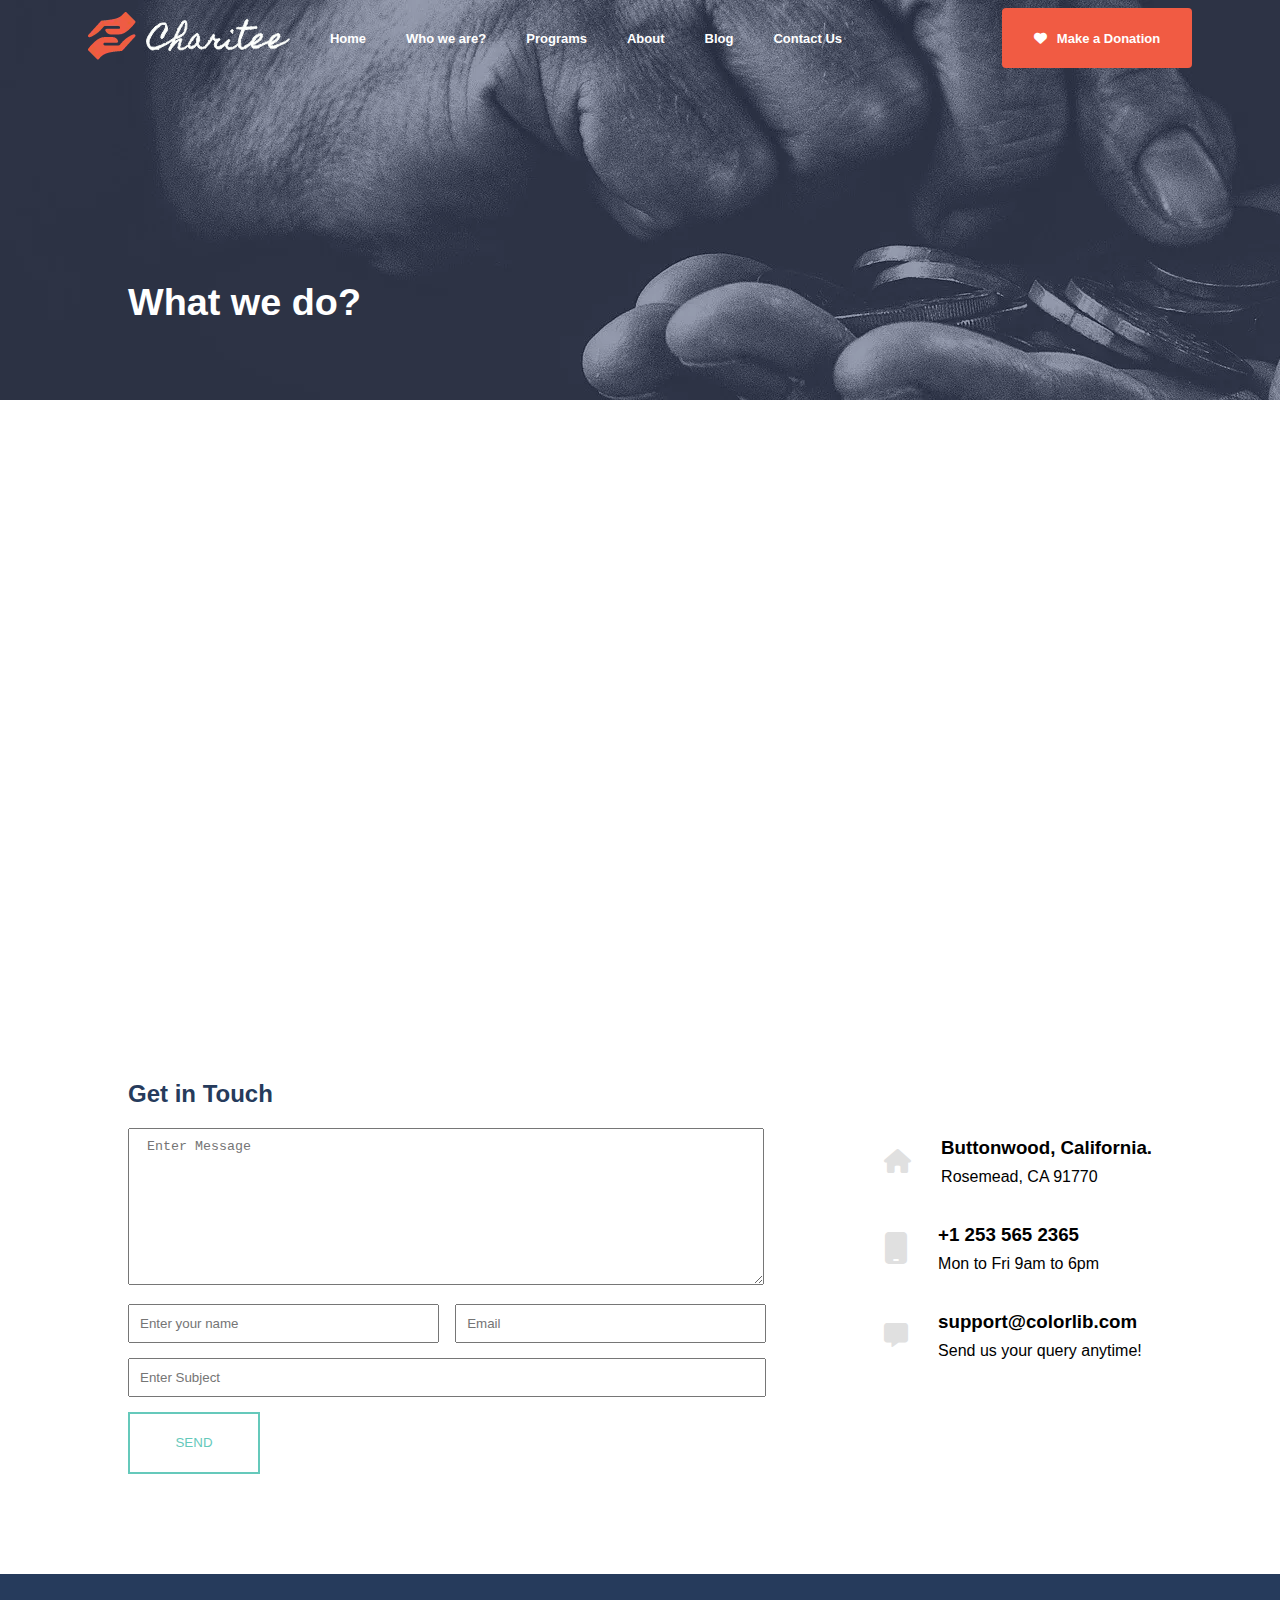
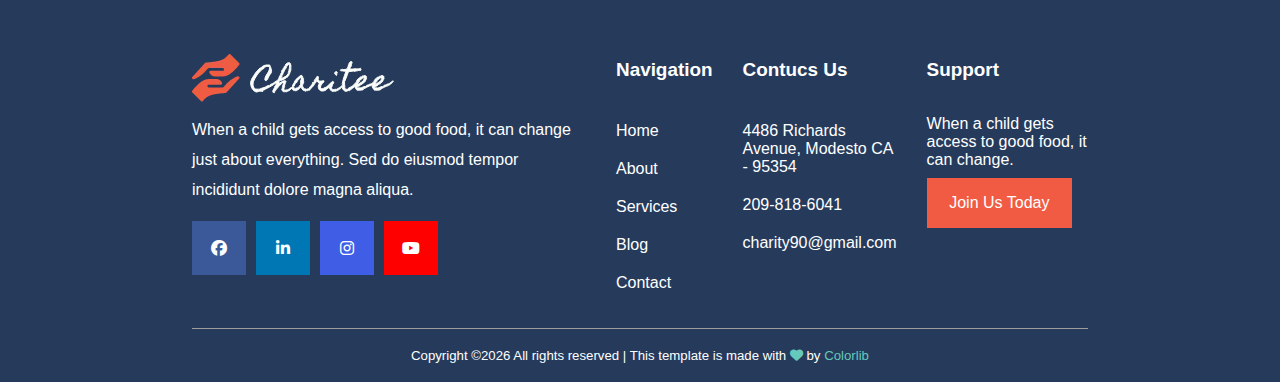
<file: contact.html>
<!DOCTYPE html>
<html lang="en">
<head>
    <meta charset="UTF-8">
    <meta name="viewport" content="width=device-width, initial-scale=1.0">
    <title>Charity | Template</title>
    <link rel="stylesheet" href="https://cdnjs.cloudflare.com/ajax/libs/OwlCarousel2/2.3.4/assets/owl.carousel.min.css">
    <link rel="stylesheet" href="https://cdnjs.cloudflare.com/ajax/libs/OwlCarousel2/2.3.4/assets/owl.theme.default.min.css">
    <link rel="stylesheet" href="https://cdnjs.cloudflare.com/ajax/libs/font-awesome/6.4.2/css/all.min.css" />
    <link rel="stylesheet" href="style.css">
    <link rel="stylesheet" href="responsive.css">

</head>
<body>
    <header>
        <div class="header-top">
            <div class="header-middle">
                <div class="header-left">
                    <div class="logo">
                        <a href="index.html">
                            <img src="assets/img/logo/logo.png" alt="">
                        </a>
                    </div>
                    <div class="main-menu">
                        <nav class="main-nav">
                            <ul id="navigation">
                                <li>
                                    <a href="index.html">Home</a>
                                </li>
                                <li>
                                    <a href="we-are.html">Who we are?</a>
                                </li>
                                <li>
                                    <a href="programs.html">Programs</a>
                                </li>
                                <li>
                                    <a href="about.html">About</a>
                                </li>
                                <li class="submenu-li">
                                    <a href="blog.html" >Blog</a>
                                    <ul class="submenu">
                                        <li>
                                            <a href="blog.html">Blog</a>
                                        </li>
                                        <li>
                                            <a href="blog_details.html">Blog Details</a>
                                        </li>
                                        <li>
                                            <a href="elements.html">Elements</a>
                                        </li>
                                    </ul>
                                </li>
                                <li>
                                    <a href="contact.html">Contact Us</a>
                                </li>
                            </ul>
                        </nav>
                    </div>
                </div>
                <div class="header-right">
                    <a href="#" class="header-right-a1" >Call Us : <span> 0 (78) 675 3674</span></a>
                    <div>
                        <a href="#" class="donation" ><i class="fa-solid fa-heart" style="color: #ffffff;"></i> Make a Donation</a>
                    </div>
                </div>
            </div>
        </div>

        <div class="header-top hidden-element1" id="elementToReveal1">
            <div class="header-middle">
                <div class="header-left">
                    <div class="logo">
                        <a href="index.html">
                            <img src="assets/img/logo/logo.png" alt="">
                        </a>
                    </div>
                    <div class="main-menu">
                        <nav class="main-nav">
                            <ul id="navigation">
                                <li>
                                    <a href="index.html">Home</a>
                                </li>
                                <li>
                                    <a href="we-are.html">Who we are?</a>
                                </li>
                                <li>
                                    <a href="programs.html">Programs</a>
                                </li>
                                <li>
                                    <a href="about.html">About</a>
                                </li>
                                <li class="submenu-li">
                                    <a href="blog.html">Blog</a>
                                    <ul class="submenu">
                                        <li>
                                            <a href="blog.html">Blog</a>
                                        </li>
                                        <li>
                                            <a href="blog_details.html">Blog Details</a>
                                        </li>
                                        <li>
                                            <a href="elements.html">Elements</a>
                                        </li>
                                    </ul>
                                </li>
                                <li>
                                    <a href="contact.html">Contact Us</a>
                                </li>
                            </ul>
                        </nav>
                    </div>
                </div>
                <div class="header-right">
                    <a href="#" class="header-right-a1">Call Us : <span> 0 (78) 675 3674</span></a>
                    <div>
                        <a href="#" class="donation" ><i class="fa-solid fa-heart" style="color: #ffffff;"></i> Make a Donation</a>
                    </div>
                </div>
            </div>
        </div>

        <div class="responsive-menu">

            <div class="hamburger">

                <a href="index.html">
                    <img src="assets/img/logo/logo.png" alt="">
                </a>

                <btn id="menu-a">
                    <span>MENU</span>
                    <span><i class="fa-solid fa-bars" style="color: #ffffff;"></i></span>
                </btn>
            </div>

            <div class="responsive-ul" id="menu-ul">
                <ul>
                    <li class="li">
                        <a href="index.html">Home</a>
                    </li>
                    <li class="li">
                        <a href="we-are.html">Who we are?</a>
                    </li>
                    <li class="li">
                        <a href="programs.html">Programs</a>
                    </li>
                    <li class="li">
                        <a href="about.html">About</a>
                    </li>
                    <li class="li">
                        <btn class="vax" id="blog+">Blog +</btn>
                        <ul id="element">
                            <li class="blog-li">
                                <a href="blog.html">Blog</a>
                            </li>
                            <li class="blog-li">
                                <a href="blog.html">Blog Details</a>
                            </li>
                            <li class="blog-li">
                                <a href="blog.html">Elements</a>
                            </li>
                        </ul>
                    </li>
                    <li class="li">
                        <a href="contact.html">Contuct Us</a>
                    </li>
                </ul>
            </div>

        </div>

    </header>


    <main class="main-we-are">
        <div class="div">
            <h2>What we do?</h2>
        </div>
    </main>

<main>
    <section class="section-contact">

        <div class="map-container1">
            <iframe
                width="100%"
                height="100%"
                frameborder="0"
                scrolling="no"
                marginheight="0"
                marginwidth="200"
                src="https://www.google.com/maps/embed?pb=!1m18!1m12!1m3!1d3592.8962397307827!2d55.274600950321226!3d25.19719798388564!2m3!1f0!2f0!3f0!3m2!1i1024!2i768!4f13.1!3m3!1m2!1s0x3e5f6bdfd26c1ccf%3A0x6b6c90b20bcadac3!2sBurj%20Khalifa!5e0!3m2!1sen!2sae!4v1633989006519!5m2!1sen!2sae"
                allowfullscreen>
            </iframe>
        </div>

        <div class="contact-div">
            <div class="top">
                <h2>Get in Touch</h2>
            </div>
            <div class="bottom">
                <div class="left">

                    <div>
                        <textarea class="form-control w-100" name="message" id="message" cols="30" rows="9" onfocus="this.placeholder = ''" onblur="this.placeholder = 'Enter Message'" placeholder=" Enter Message"></textarea>
                    </div>

                    <div class="ctrl">
                        <div>
                            <input class="form-control valid" name="name" id="name" type="text" onfocus="this.placeholder = ''" onblur="this.placeholder = 'Enter your name'" placeholder="Enter your name">
                        </div>
                        <div>
                            <input class="form-control valid" name="email" id="email" type="email" onfocus="this.placeholder = ''" onblur="this.placeholder = 'Enter email address'" placeholder="Email">
                        </div>
                    </div>

                    <div>
                        <input class="form-control" name="subject" id="subject" type="text" onfocus="this.placeholder = ''" onblur="this.placeholder = 'Enter Subject'" placeholder="Enter Subject">
                    </div>
                    <div class="button">
                        <button type="submit" class="button button-contactForm boxed-btn">SEND</button>
                    </div>
                </div>
                <div class="right">
                    <div class="div-right">
                        <i class="fa-solid fa-house fa-xl" style="color: #e0e0e0;"></i>
                        <div class="media-body">
                            <h3>Buttonwood, California.</h3>
                            <p>Rosemead, CA 91770</p>
                        </div>
                    </div>
                    
                    <div class="div-right">
                        <i class="fa-solid fa-mobile fa-2xl" style="color: #e0e0e0;"></i>
                        <div class="media-body">
                            <h3>+1 253 565 2365</h3>
                            <p>Mon to Fri 9am to 6pm</p>
                        </div>
                    </div>

                    <div class="div-right">
                        <i class="fa-solid fa-message fa-xl" style="color: #e0e0e0;"></i>
                        <div class="media-body">
                            <h3>support@colorlib.com</h3>
                            <p>Send us your query anytime!</p>
                        </div>
                    </div>
                </div>
            </div>
        </div>


    </section>


</main>
<footer>
    <div class="foot-div">
        <div class="foot1">
            <div>
                <a href="index.html"><img src="assets/img/logo/logo.png" alt=""></a>
            </div>
            <div class="footer-pera">
                <p>When a child gets access to good food, it can change just about everything.
                     Sed do eiusmod tempor incididunt dolore magna aliqua.
                    </p>
            </div>
            <ul class="footer-social">
                <li><a class="fb" href="https://bit.ly/sai4ull"><i class="fab fa-facebook"></i></a></li>
                <li><a class="lnk" href="#"><i class="fab fa-linkedin-in"></i></a></li>
                <li><a class="ins" href="#"><i class="fab fa-instagram"></i></a></li>
                <li><a class="yt" href="#"><i class="fab fa-youtube"></i></a></li>
            </ul>
        </div>

        
        <div class="foot2">
            <h4>Navigation</h4>
            <ul>
               <li><a href="#">Home</a></li>
               <li><a href="#">About</a></li>
               <li><a href="#">Services</a></li>
               <li><a href="#">Blog</a></li>
               <li><a href="#">Contact</a></li>
            </ul>
        </div>

        <div class="foot2">
            <h4>Contucs Us</h4>
            <ul>
                <li><a href="#">4486 Richards Avenue, Modesto
                CA - 95354</a></li>
                <li><a href="#">209-818-6041</a></li>
                <li><a href="#">charity90@gmail.com</a></li>
                </ul>
        </div>

        <div class="foot2">
            <h4>Support</h4>
            <p>When a child gets access to good food, it can change.</p>
            <div>
                <a href="#" class="foot-btn">
                    Join Us Today
                </a>
            </div>
        </div>
   </div>


    <div class="copyright">
        <p>Copyright ©<script>document.write(new Date().getFullYear());</script> All rights reserved | This template is made with <i class="fa fa-heart color-danger" aria-hidden="true"></i> by <a href="https://colorlib.com" target="_blank" rel="nofollow noopener">Colorlib</a></p>
    </div>
</footer>
<div class="hidden-element" id="elementToReveal">
    <a href="#">
        <i class="fa-solid fa-arrow-up" style="color: #ffffff;"></i>
    </a>
</div>


    




    <script src="https://code.jquery.com/jquery-3.6.0.min.js"></script>
    <script src="https://cdnjs.cloudflare.com/ajax/libs/OwlCarousel2/2.3.4/owl.carousel.min.js"></script>
    <script src="script.js"></script>
</body>
</html>
</file>
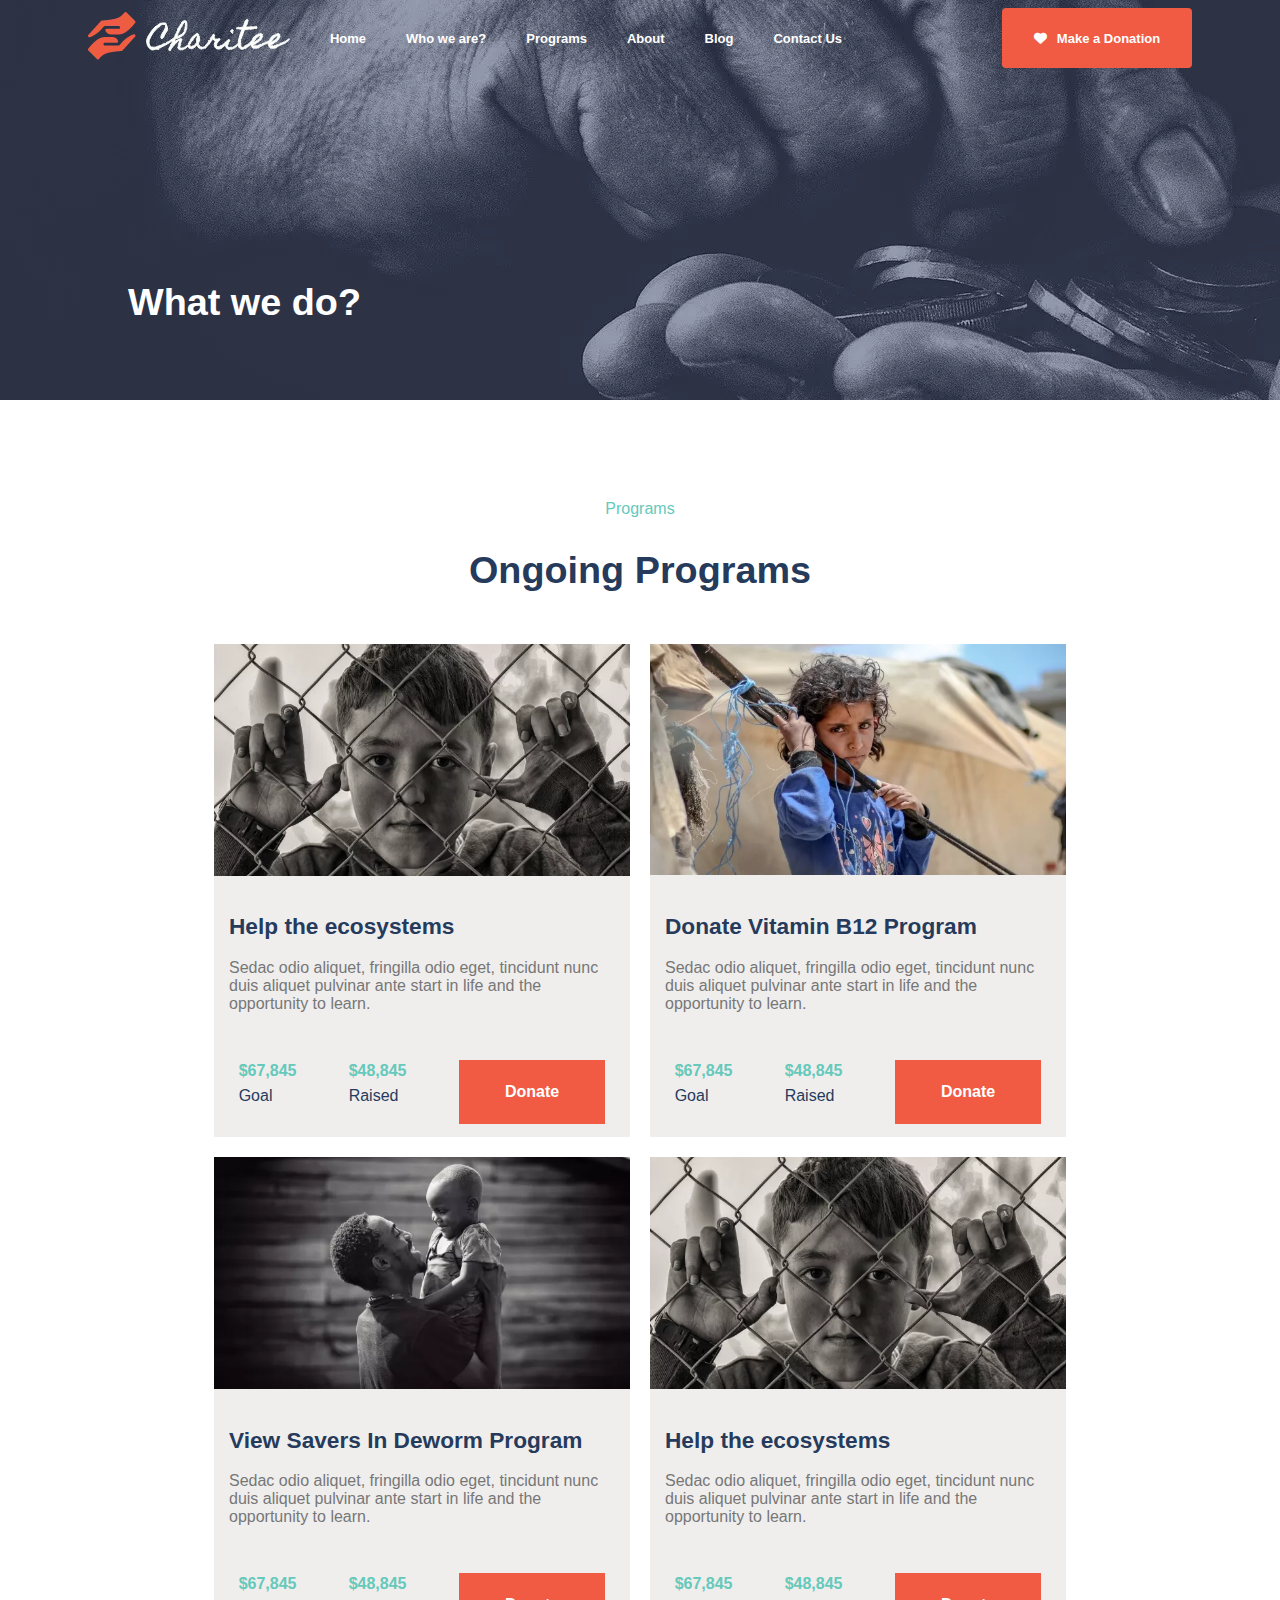
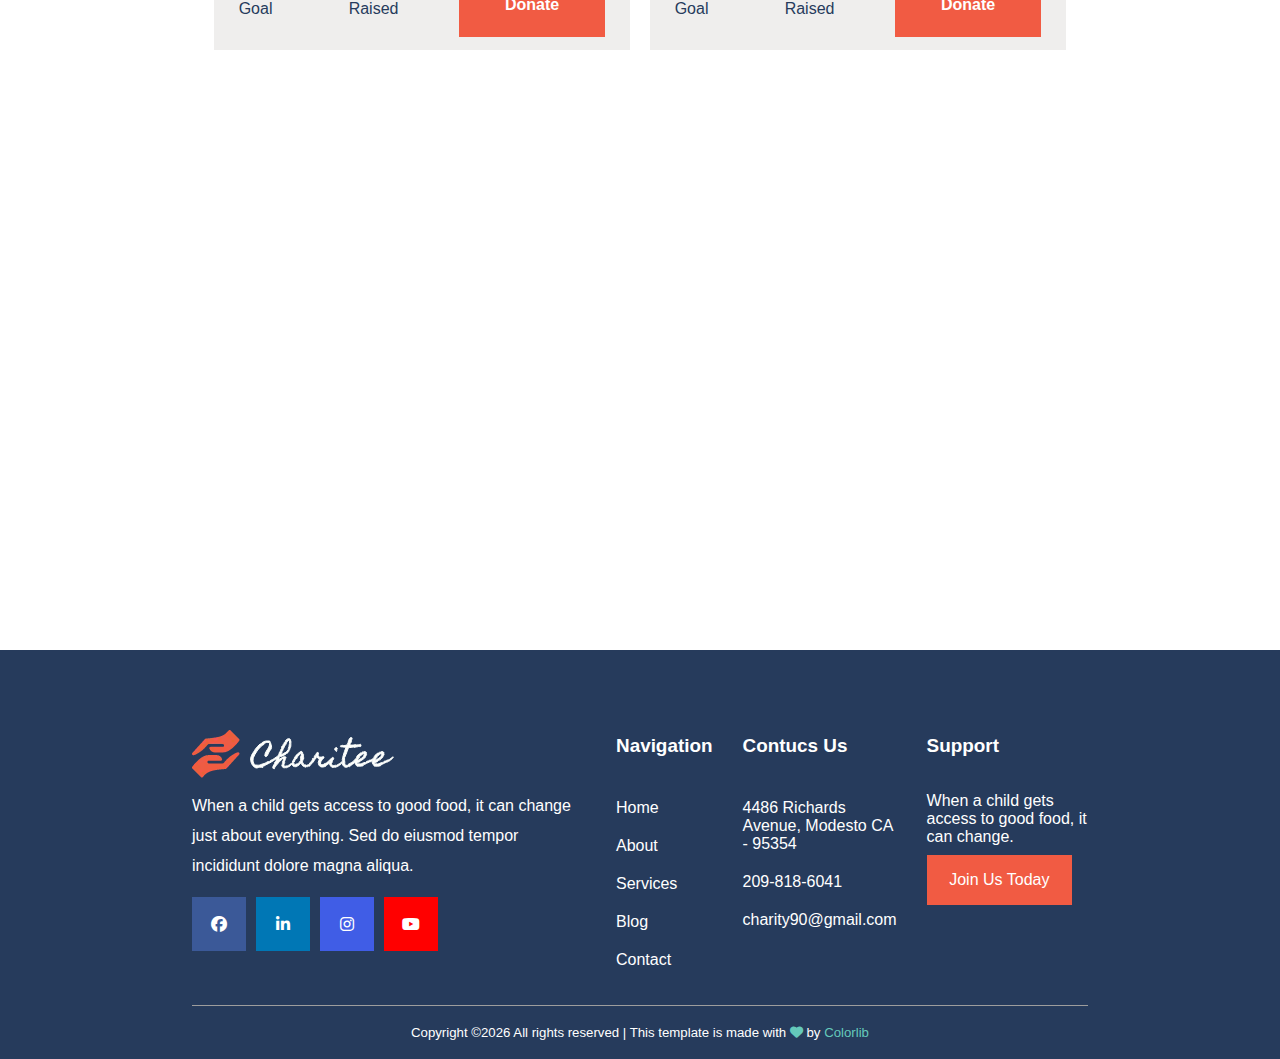
<file: programs.html>
<!DOCTYPE html>
<html lang="en">
<head>
    <meta charset="UTF-8">
    <meta name="viewport" content="width=device-width, initial-scale=1.0">
    <title>Charity | Template</title>
    <link rel="stylesheet" href="https://cdnjs.cloudflare.com/ajax/libs/OwlCarousel2/2.3.4/assets/owl.carousel.min.css">
    <link rel="stylesheet" href="https://cdnjs.cloudflare.com/ajax/libs/OwlCarousel2/2.3.4/assets/owl.theme.default.min.css">
    <link rel="stylesheet" href="https://cdnjs.cloudflare.com/ajax/libs/font-awesome/6.4.2/css/all.min.css" />
    <link rel="stylesheet" href="style.css">
    <link rel="stylesheet" href="responsive.css">

</head>
<body>
    <header>
        <div class="header-top">
            <div class="header-middle">
                <div class="header-left">
                    <div class="logo">
                        <a href="index.html">
                            <img src="assets/img/logo/logo.png" alt="">
                        </a>
                    </div>
                    <div class="main-menu">
                        <nav class="main-nav">
                            <ul id="navigation">
                                <li>
                                    <a href="index.html">Home</a>
                                </li>
                                <li>
                                    <a href="we-are.html">Who we are?</a>
                                </li>
                                <li>
                                    <a href="programs.html">Programs</a>
                                </li>
                                <li>
                                    <a href="about.html">About</a>
                                </li>
                                <li class="submenu-li">
                                    <a href="blog.html" >Blog</a>
                                    <ul class="submenu">
                                        <li>
                                            <a href="blog.html">Blog</a>
                                        </li>
                                        <li>
                                            <a href="blog_details.html">Blog Details</a>
                                        </li>
                                        <li>
                                            <a href="elements.html">Elements</a>
                                        </li>
                                    </ul>
                                </li>
                                <li>
                                    <a href="contact.html">Contact Us</a>
                                </li>
                            </ul>
                        </nav>
                    </div>
                </div>
                <div class="header-right">
                    <a href="#" class="header-right-a1" >Call Us : <span> 0 (78) 675 3674</span></a>
                    <div>
                        <a href="#" class="donation" ><i class="fa-solid fa-heart" style="color: #ffffff;"></i> Make a Donation</a>
                    </div>
                </div>
            </div>
        </div>

        <div class="header-top hidden-element1" id="elementToReveal1">
            <div class="header-middle">
                <div class="header-left">
                    <div class="logo">
                        <a href="index.html">
                            <img src="assets/img/logo/logo.png" alt="">
                        </a>
                    </div>
                    <div class="main-menu">
                        <nav class="main-nav">
                            <ul id="navigation">
                                <li>
                                    <a href="index.html">Home</a>
                                </li>
                                <li>
                                    <a href="we-are.html">Who we are?</a>
                                </li>
                                <li>
                                    <a href="programs.html">Programs</a>
                                </li>
                                <li>
                                    <a href="about.html">About</a>
                                </li>
                                <li class="submenu-li">
                                    <a href="blog.html">Blog</a>
                                    <ul class="submenu">
                                        <li>
                                            <a href="blog.html">Blog</a>
                                        </li>
                                        <li>
                                            <a href="blog_details.html">Blog Details</a>
                                        </li>
                                        <li>
                                            <a href="elements.html">Elements</a>
                                        </li>
                                    </ul>
                                </li>
                                <li>
                                    <a href="contact.html">Contact Us</a>
                                </li>
                            </ul>
                        </nav>
                    </div>
                </div>
                <div class="header-right">
                    <a href="#" class="header-right-a1">Call Us : <span> 0 (78) 675 3674</span></a>
                    <div>
                        <a href="#" class="donation" ><i class="fa-solid fa-heart" style="color: #ffffff;"></i> Make a Donation</a>
                    </div>
                </div>
            </div>
        </div>

        <div class="responsive-menu">

            <div class="hamburger">

                <a href="index.html">
                    <img src="assets/img/logo/logo.png" alt="">
                </a>

                <btn id="menu-a">
                    <span>MENU</span>
                    <span><i class="fa-solid fa-bars" style="color: #ffffff;"></i></span>
                </btn>
            </div>

            <div class="responsive-ul" id="menu-ul">
                <ul>
                    <li class="li">
                        <a href="index.html">Home</a>
                    </li>
                    <li class="li">
                        <a href="we-are.html">Who we are?</a>
                    </li>
                    <li class="li">
                        <a href="programs.html">Programs</a>
                    </li>
                    <li class="li">
                        <a href="about.html">About</a>
                    </li>
                    <li class="li">
                        <btn class="vax" id="blog+">Blog +</btn>
                        <ul id="element">
                            <li class="blog-li">
                                <a href="blog.html">Blog</a>
                            </li>
                            <li class="blog-li">
                                <a href="blog.html">Blog Details</a>
                            </li>
                            <li class="blog-li">
                                <a href="blog.html">Elements</a>
                            </li>
                        </ul>
                    </li>
                    <li class="li">
                        <a href="contact.html">Contuct Us</a>
                    </li>
                </ul>
            </div>

        </div>

    </header>


    <main class="main-we-are">
        <div class="div">
            <h2>What we do?</h2>
        </div>
    </main>

<main>
    <section class="section3">
        <div class="sec3-div sec3-programs">
            
            <div class="sec3-header">
                <span>Programs</span>
                <h2>Ongoing Programs</h2>
            </div>

            <div class="card1-2">

                <div class="card">
    
                    <div class="card-img">
                        <a href="#" ><img src="assets/img/gallery/class-img1.jpg" class="myImg"></a>
                    </div>
    
                    <div class="card-mini">
                        <div class="card-description">
                            <h3><a href="#">Help the ecosystems</a></h3>
                            <p>Sedac odio aliquet, fringilla odio eget, tincidunt nunc duis aliquet pulvinar ante start in life and 
                              the opportunity to learn. 
                            </p>
                        </div>
    
                        <div class="card-bottom">
                            <div class="goal">
                                <span>$67,845</span>
                                <p>Goal</p>
                            </div>
    
                            <div class="raised">
                                <span>$48,845</span>
                                <p>Raised</p>
                            </div>
    
                            <div class="donate1-div">
                                <a href="#" class="donate1">Donate</a>
                            </div>
                        </div>
                    </div>
                    
                </div>
    
    
                <div class="card">
    
                    <div class="card-img">
                        <a href="#"><img src="assets/img/gallery/class-img2.jpg" alt=""></a>
                    </div>
    
                    <div class="card-mini">
                        <div class="card-description">
                            <h3><a href="#">Donate Vitamin B12 Program</a></h3>
                            <p>Sedac odio aliquet, fringilla odio eget, tincidunt nunc duis aliquet pulvinar ante start in life and 
                              the opportunity to learn. 
                            </p>
                        </div>
    
                        <div class="card-bottom">
                            <div class="goal">
                                <span>$67,845</span>
                                <p>Goal</p>
                            </div>
    
                            <div class="raised">
                                <span>$48,845</span>
                                <p>Raised</p>
                            </div>
    
                            <div class="donate1-div">
                                <a href="#" class="donate1">Donate</a>
                            </div>
                        </div>
                    </div>
    
                </div>

            </div>


            <div class="card3-4">

                <div class="card">
    
                    <div class="card-img">
                        <a href="#"><img src="assets/img/gallery/class-img3.jpg" alt=""></a>
                    </div>
    
                    <div class="card-mini">
                        <div class="card-description">
                            <h3><a href="#">View Savers In Deworm Program</a></h3>
                            <p>Sedac odio aliquet, fringilla odio eget, tincidunt nunc duis aliquet pulvinar ante start in life and 
                              the opportunity to learn. 
                            </p>
                        </div>
    
                        <div class="card-bottom">
                            <div class="goal">
                                <span>$67,845</span>
                                <p>Goal</p>
                            </div>
    
                            <div class="raised">
                                <span>$48,845</span>
                                <p>Raised</p>
                            </div>
    
                            <div class="donate1-div">
                                <a href="#" class="donate1">Donate</a>
                            </div>
                        </div>
                    </div>
    
                </div>
    
    
                <div class="card">
    
                    <div class="card-img">
                        <a href="#" ><img src="assets/img/gallery/class-img1.jpg" class="myImg"></a>
                    </div>
    
                    <div class="card-mini">
                        <div class="card-description">
                            <h3><a href="#">Help the ecosystems</a></h3>
                            <p>Sedac odio aliquet, fringilla odio eget, tincidunt nunc duis aliquet pulvinar ante start in life and 
                              the opportunity to learn. 
                            </p>
                        </div>
    
                        <div class="card-bottom">
                            <div class="goal">
                                <span>$67,845</span>
                                <p>Goal</p>
                            </div>
    
                            <div class="raised">
                                <span>$48,845</span>
                                <p>Raised</p>
                            </div>
    
                            <div class="donate1-div">
                                <a href="#" class="donate1">Donate</a>
                            </div>
                        </div>
                    </div>
                    
                </div>

            </div>

          
                  
        </div>
    </section>

    <section class="section7">
        <div class="map-container">
            <iframe
                width="100%"
                height="100%"
                frameborder="0"
                scrolling="no"
                marginheight="0"
                marginwidth="200"
                src="https://www.google.com/maps/embed?pb=!1m18!1m12!1m3!1d3592.8962397307827!2d55.274600950321226!3d25.19719798388564!2m3!1f0!2f0!3f0!3m2!1i1024!2i768!4f13.1!3m3!1m2!1s0x3e5f6bdfd26c1ccf%3A0x6b6c90b20bcadac3!2sBurj%20Khalifa!5e0!3m2!1sen!2sae!4v1633989006519!5m2!1sen!2sae"
                allowfullscreen>
            </iframe>
        </div>
    </section>

</main>
<footer>
    <div class="foot-div">
        <div class="foot1">
            <div>
                <a href="index.html"><img src="assets/img/logo/logo.png" alt=""></a>
            </div>
            <div class="footer-pera">
                <p>When a child gets access to good food, it can change just about everything.
                     Sed do eiusmod tempor incididunt dolore magna aliqua.
                    </p>
            </div>
            <ul class="footer-social">
                <li><a class="fb" href="https://bit.ly/sai4ull"><i class="fab fa-facebook"></i></a></li>
                <li><a class="lnk" href="#"><i class="fab fa-linkedin-in"></i></a></li>
                <li><a class="ins" href="#"><i class="fab fa-instagram"></i></a></li>
                <li><a class="yt" href="#"><i class="fab fa-youtube"></i></a></li>
            </ul>
        </div>

        
        <div class="foot2">
            <h4>Navigation</h4>
            <ul>
               <li><a href="#">Home</a></li>
               <li><a href="#">About</a></li>
               <li><a href="#">Services</a></li>
               <li><a href="#">Blog</a></li>
               <li><a href="#">Contact</a></li>
            </ul>
        </div>

        <div class="foot2">
            <h4>Contucs Us</h4>
            <ul>
                <li><a href="#">4486 Richards Avenue, Modesto
                CA - 95354</a></li>
                <li><a href="#">209-818-6041</a></li>
                <li><a href="#">charity90@gmail.com</a></li>
                </ul>
        </div>

        <div class="foot2">
            <h4>Support</h4>
            <p>When a child gets access to good food, it can change.</p>
            <div>
                <a href="#" class="foot-btn">
                    Join Us Today
                </a>
            </div>
        </div>
   </div>


    <div class="copyright">
        <p>Copyright ©<script>document.write(new Date().getFullYear());</script> All rights reserved | This template is made with <i class="fa fa-heart color-danger" aria-hidden="true"></i> by <a href="https://colorlib.com" target="_blank" rel="nofollow noopener">Colorlib</a></p>
    </div>
</footer>
<div class="hidden-element" id="elementToReveal">
    <a href="#">
        <i class="fa-solid fa-arrow-up" style="color: #ffffff;"></i>
    </a>
</div>


    




    <script src="https://code.jquery.com/jquery-3.6.0.min.js"></script>
    <script src="https://cdnjs.cloudflare.com/ajax/libs/OwlCarousel2/2.3.4/owl.carousel.min.js"></script>
    <script src="script.js"></script>
</body>
</html>
</file>
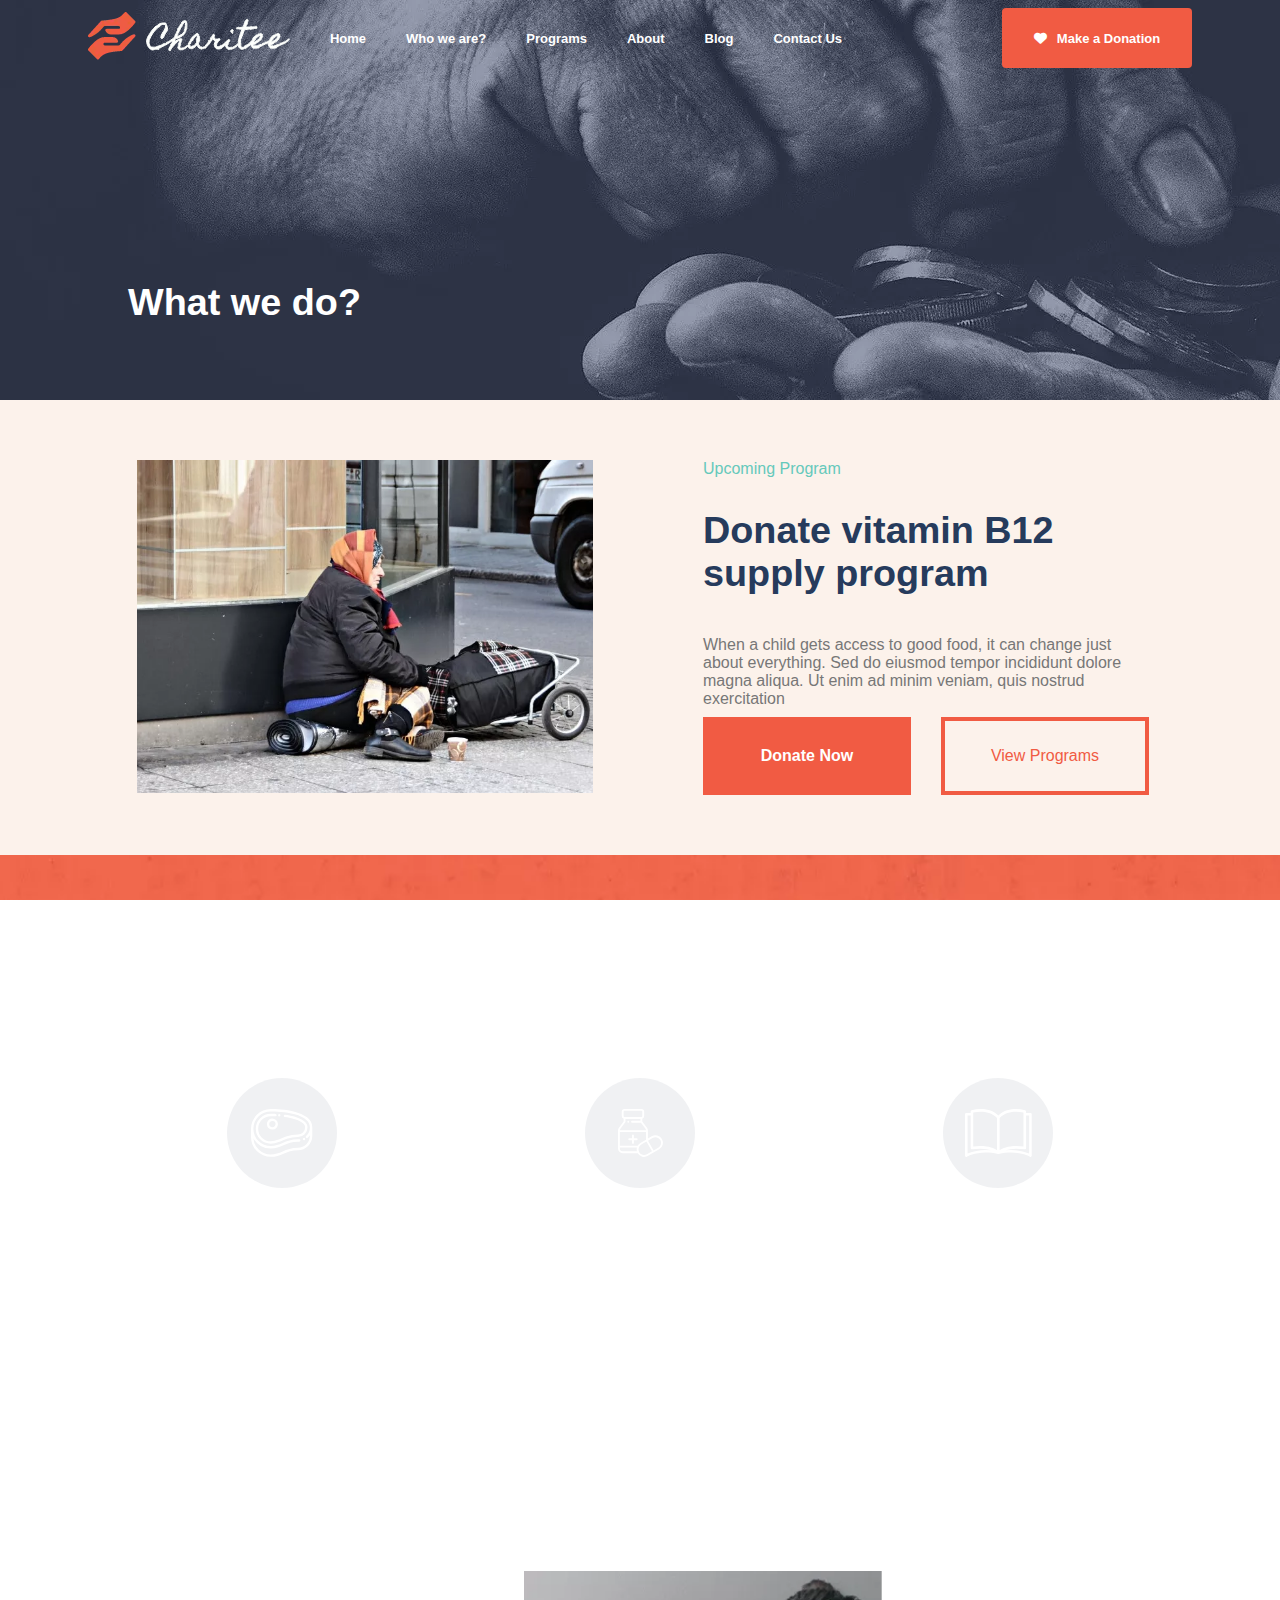
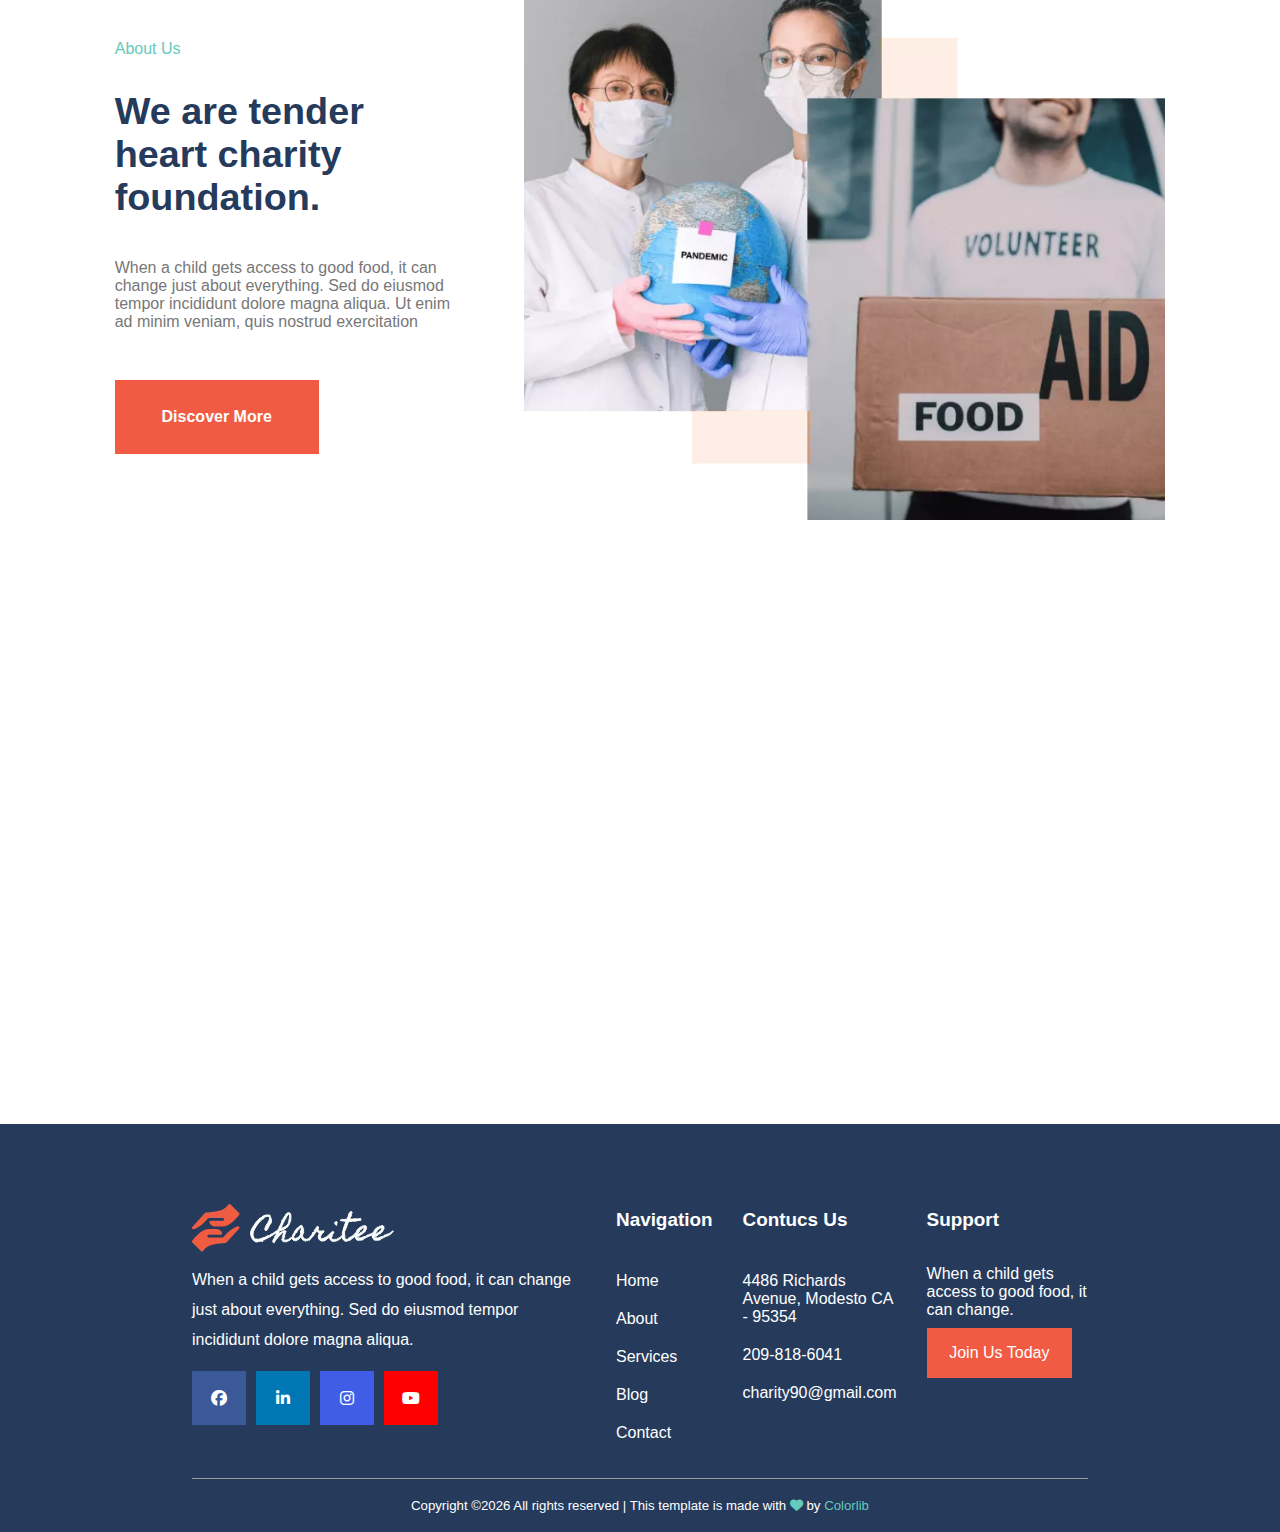
<file: we-are.html>
<!DOCTYPE html>
<html lang="en">
<head>
    <meta charset="UTF-8">
    <meta name="viewport" content="width=device-width, initial-scale=1.0">
    <title>Charity | Template</title>
    <link rel="stylesheet" href="https://cdnjs.cloudflare.com/ajax/libs/OwlCarousel2/2.3.4/assets/owl.carousel.min.css">
    <link rel="stylesheet" href="https://cdnjs.cloudflare.com/ajax/libs/OwlCarousel2/2.3.4/assets/owl.theme.default.min.css">
    <link rel="stylesheet" href="https://cdnjs.cloudflare.com/ajax/libs/font-awesome/6.4.2/css/all.min.css" />
    <link rel="stylesheet" href="style.css">
    <link rel="stylesheet" href="responsive.css">

</head>
<body>
    <header>
        <div class="header-top">
            <div class="header-middle">
                <div class="header-left">
                    <div class="logo">
                        <a href="index.html">
                            <img src="assets/img/logo/logo.png" alt="">
                        </a>
                    </div>
                    <div class="main-menu">
                        <nav class="main-nav">
                            <ul id="navigation">
                                <li>
                                    <a href="index.html">Home</a>
                                </li>
                                <li>
                                    <a href="we-are.html">Who we are?</a>
                                </li>
                                <li>
                                    <a href="programs.html">Programs</a>
                                </li>
                                <li>
                                    <a href="about.html">About</a>
                                </li>
                                <li class="submenu-li">
                                    <a href="blog.html" >Blog</a>
                                    <ul class="submenu">
                                        <li>
                                            <a href="blog.html">Blog</a>
                                        </li>
                                        <li>
                                            <a href="blog_details.html">Blog Details</a>
                                        </li>
                                        <li>
                                            <a href="elements.html">Elements</a>
                                        </li>
                                    </ul>
                                </li>
                                <li>
                                    <a href="contact.html">Contact Us</a>
                                </li>
                            </ul>
                        </nav>
                    </div>
                </div>
                <div class="header-right">
                    <a href="#" class="header-right-a1">Call Us : <span> 0 (78) 675 3674</span></a>
                    <div>
                        <a href="#" class="donation" ><i class="fa-solid fa-heart" style="color: #ffffff;"></i> Make a Donation</a>
                    </div>
                </div>
            </div>
        </div>

        <div class="header-top hidden-element1" id="elementToReveal1">
            <div class="header-middle">
                <div class="header-left">
                    <div class="logo">
                        <a href="index.html">
                            <img src="assets/img/logo/logo.png" alt="">
                        </a>
                    </div>
                    <div class="main-menu">
                        <nav class="main-nav">
                            <ul id="navigation">
                                <li>
                                    <a href="index.html">Home</a>
                                </li>
                                <li>
                                    <a href="we-are.html">Who we are?</a>
                                </li>
                                <li>
                                    <a href="programs.html">Programs</a>
                                </li>
                                <li>
                                    <a href="about.html">About</a>
                                </li>
                                <li class="submenu-li">
                                    <a href="blog.html">Blog</a>
                                    <ul class="submenu">
                                        <li>
                                            <a href="blog.html">Blog</a>
                                        </li>
                                        <li>
                                            <a href="blog_details.html">Blog Details</a>
                                        </li>
                                        <li>
                                            <a href="elements.html">Elements</a>
                                        </li>
                                    </ul>
                                </li>
                                <li>
                                    <a href="contact.html">Contact Us</a>
                                </li>
                            </ul>
                        </nav>
                    </div>
                </div>
                <div class="header-right">
                    <a href="#" class="header-right-a1" >Call Us : <span> 0 (78) 675 3674</span></a>
                    <div>
                        <a href="#" class="donation" ><i class="fa-solid fa-heart" style="color: #ffffff;"></i> Make a Donation</a>
                    </div>
                </div>
            </div>
        </div>

        <div class="responsive-menu">

            <div class="hamburger">

                <a href="index.html">
                    <img src="assets/img/logo/logo.png" alt="">
                </a>

                <btn id="menu-a">
                    <span>MENU</span>
                    <span><i class="fa-solid fa-bars" style="color: #ffffff;"></i></span>
                </btn>
            </div>

            <div class="responsive-ul" id="menu-ul">
                <ul>
                    <li class="li">
                        <a href="index.html">Home</a>
                    </li>
                    <li class="li">
                        <a href="we-are.html">Who we are?</a>
                    </li>
                    <li class="li">
                        <a href="programs.html">Programs</a>
                    </li>
                    <li class="li">
                        <a href="about.html">About</a>
                    </li>
                    <li class="li">
                        <btn class="vax" id="blog+">Blog +</btn>
                        <ul id="element">
                            <li class="blog-li">
                                <a href="blog.html">Blog</a>
                            </li>
                            <li class="blog-li">
                                <a href="blog.html">Blog Details</a>
                            </li>
                            <li class="blog-li">
                                <a href="blog.html">Elements</a>
                            </li>
                        </ul>
                    </li>
                    <li class="li">
                        <a href="contact.html">Contuct Us</a>
                    </li>
                </ul>
            </div>

        </div>

    </header>


    <main class="main-we-are">
        <div class="div">
            <h2>What we do?</h2>
        </div>
    </main>
<main>
    <section class="section1">
        <div class="main-sec1" >
            <img src="assets/img/gallery/about1.jpg" >
            <div class="sec1">
                <span>Upcoming Program</span>
                <h2>Donate vitamin B12 supply program</h2>
                <p >When a child gets access to good food, it can change just about everything. 
                    Sed do eiusmod tempor incididunt dolore magna aliqua. Ut enim ad minim veniam,
                    quis nostrud exercitation
                </p>
                <div class="sec1-div">
                    <div class="donate">
                        <a href="#" class="donate">Donate Now</a>
                    </div>
                    <div class="program">
                        <a href="programs.html" class="program">View Programs</a>
                    </div>
                </div>
            </div>
        </div>
    </section>

    <section class="section5">
        <div class="container5">
            <div class="sec5-header">
                <span>Helping Today</span>
                <h2>How we help people</h2>
            </div>
            <div class="sec5-description">
                <div class="sec5-mini">
                    <div class="icon">
                        <img src="assets/img/icon/services1.svg" alt="">
                    </div>
                    <div class="mini">
                        <h5><a href="#">Pure Food &amp; Water</a></h5>
                        <p>Odio aliquet, fringilla odio eget, tincidunt
                            nunc duis aliquet pulvinar ante employees and organizations to support.</p>
                    </div>
                </div>
                <div class="sec5-mini">
                    <div class="icon">
                        <img src="assets/img/icon/sercives2.svg" alt="">
                    </div>
                    <div class="mini">
                        <h5><a href="#">Health &amp; Medicine</a></h5>
                        <p>Odio aliquet, fringilla odio eget, tincidunt
                            nunc duis aliquet pulvinar ante employees and organizations to support.</p>
                    </div>
                </div>

                <div class="sec5-mini">
                    <div class="icon">
                        <img src="assets/img/icon/services3.svg" alt="">
                    </div>
                    <div class="mini">
                        <h5><a href="#">Education</a></h5>
                        <p>Odio aliquet, fringilla odio eget, tincidunt
                            nunc duis aliquet pulvinar ante employees and organizations to support.</p>
                    </div>
                </div>


            </div>
        </div>
    </section>

    <section class="section2">
        <div class="container">
            <div class="sec2-row">
                <div class="sec2-div">
                    <span>
                        About Us
                    </span>
                    <h2>
                        We are tender heart charity foundation.
                    </h2>
                    <p>
                        When a child gets access to good food, it can change just about everything. 
                        Sed do eiusmod tempor incididunt dolore magna aliqua. Ut enim ad minim veniam, quis nostrud exercitation
                    </p>
                    <div class="discover discover-div">
                        <a href="#" class="discover">Discover More</a>
                    </div>
                </div>
                <div class="sec2-img">
                    <img src="assets/img/gallery/about2.png" alt="">
                </div>
            </div>
        </div>
    </section>

    <section class="section7">
        <div class="map-container">
            <iframe
                width="100%"
                height="100%"
                frameborder="0"
                scrolling="no"
                marginheight="0"
                marginwidth="200"
                src="https://www.google.com/maps/embed?pb=!1m18!1m12!1m3!1d3592.8962397307827!2d55.274600950321226!3d25.19719798388564!2m3!1f0!2f0!3f0!3m2!1i1024!2i768!4f13.1!3m3!1m2!1s0x3e5f6bdfd26c1ccf%3A0x6b6c90b20bcadac3!2sBurj%20Khalifa!5e0!3m2!1sen!2sae!4v1633989006519!5m2!1sen!2sae"
                allowfullscreen>
            </iframe>
        </div>
    </section>

</main>
<footer>
    <div class="foot-div">
        <div class="foot1">
            <div>
                <a href="index.html"><img src="assets/img/logo/logo.png" alt=""></a>
            </div>
            <div class="footer-pera">
                <p>When a child gets access to good food, it can change just about everything.
                     Sed do eiusmod tempor incididunt dolore magna aliqua.
                    </p>
            </div>
            <ul class="footer-social">
                <li><a class="fb" href="https://bit.ly/sai4ull"><i class="fab fa-facebook"></i></a></li>
                <li><a class="lnk" href="#"><i class="fab fa-linkedin-in"></i></a></li>
                <li><a class="ins" href="#"><i class="fab fa-instagram"></i></a></li>
                <li><a class="yt" href="#"><i class="fab fa-youtube"></i></a></li>
            </ul>
        </div>

        
        <div class="foot2">
            <h4>Navigation</h4>
            <ul>
               <li><a href="#">Home</a></li>
               <li><a href="#">About</a></li>
               <li><a href="#">Services</a></li>
               <li><a href="#">Blog</a></li>
               <li><a href="#">Contact</a></li>
            </ul>
        </div>

        <div class="foot2">
            <h4>Contucs Us</h4>
            <ul>
                <li><a href="#">4486 Richards Avenue, Modesto
                CA - 95354</a></li>
                <li><a href="#">209-818-6041</a></li>
                <li><a href="#">charity90@gmail.com</a></li>
                </ul>
        </div>

        <div class="foot2">
            <h4>Support</h4>
            <p>When a child gets access to good food, it can change.</p>
            <div>
                <a href="#" class="foot-btn">
                    Join Us Today
                </a>
            </div>
        </div>
   </div>


    <div class="copyright">
        <p>Copyright ©<script>document.write(new Date().getFullYear());</script> All rights reserved | This template is made with <i class="fa fa-heart color-danger" aria-hidden="true"></i> by <a href="https://colorlib.com" target="_blank" rel="nofollow noopener">Colorlib</a></p>
    </div>
</footer>
<div class="hidden-element" id="elementToReveal">
    <a href="#">
        <i class="fa-solid fa-arrow-up" style="color: #ffffff;"></i>
    </a>
</div>


    




    <script src="https://code.jquery.com/jquery-3.6.0.min.js"></script>
    <script src="https://cdnjs.cloudflare.com/ajax/libs/OwlCarousel2/2.3.4/owl.carousel.min.js"></script>
    <script src="script.js"></script>
</body>
</html>
</file>
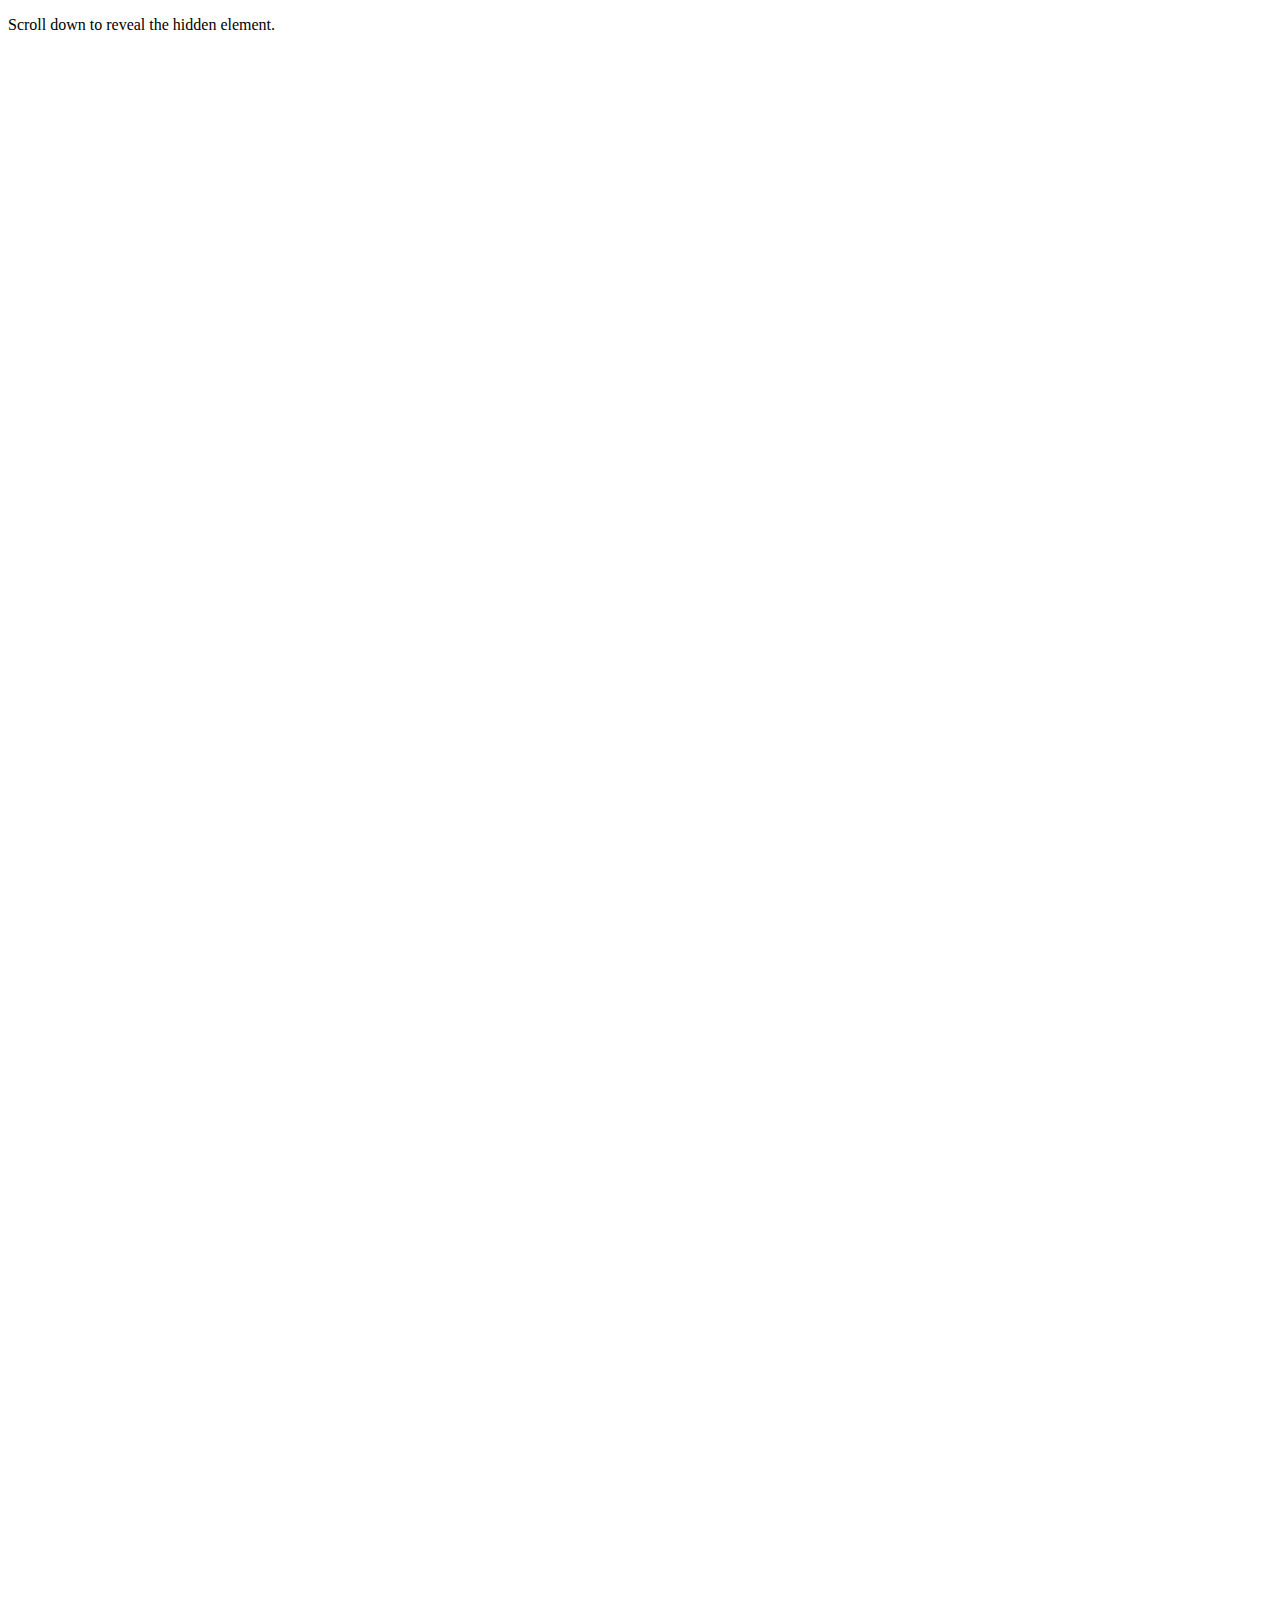
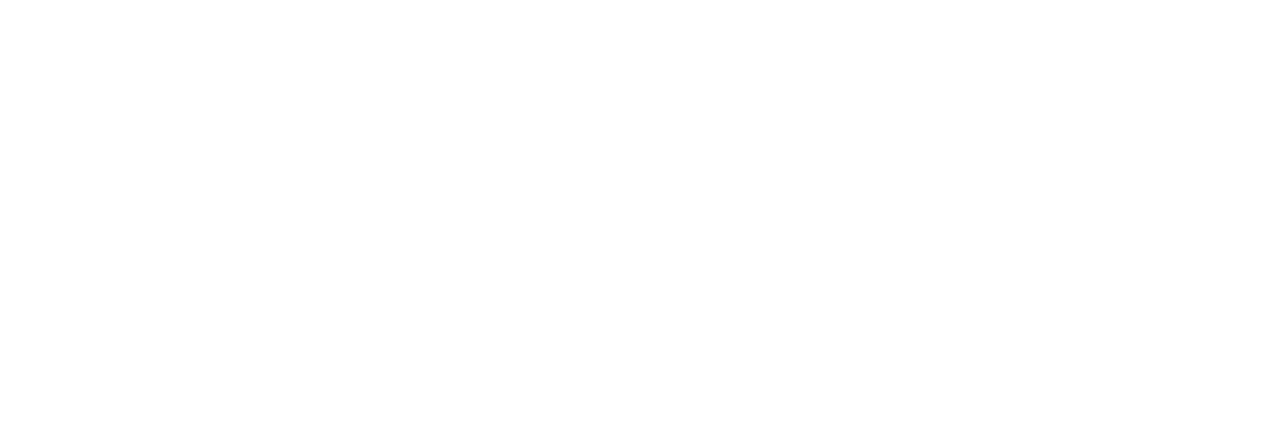
<file: test/index1.html>
<!DOCTYPE html>
<html>
<head>
    <style>
        .container {
            height: 2000px; /* Create enough space for scrolling */
        }

        .hidden-element {
            display: none;
            width: 100px;
            height: 100px;
            background-color: lightblue;
            position: fixed;
            bottom: 10px;
            left: 50%; /* Center horizontally */
            transform: translateX(-50%); /* Center horizontally */
            transition: opacity 0.5s ease-in-out; /* Add a smooth transition */
        }
    </style>
</head>
<body>
    <div class="container">
        <p>Scroll down to reveal the hidden element.</p>
    </div>

    <div class="hidden-element" id="elementToReveal">
        <p>Hidden Element</p>
    </div>

    <script>
        window.addEventListener('scroll', () => {
            const elementToReveal = document.getElementById('elementToReveal');
            if (window.scrollY > 800) {
                elementToReveal.style.opacity = '1';
            } else {
                elementToReveal.style.opacity = '0';
            }
        });
    </script>
</body>
</html>
</file>
<file: style.css>
.responsive-menu{
    display: none;
    z-index: 999;
}

.vax{
    color: white;
    cursor: pointer;
}

#element{
    display: none;
} 
header{
    position: relative;
}
.hamburger{
    position: relative;
    background-color: #4c4c4c;
    padding: 15px;
    display: flex;
    justify-content: space-between;
    z-index: 999;
}
.hamburger #menu-a{
    background-color: #222222;
    border-radius: 2px;
    width: 92px;
    height: 39px;
    display: flex;
    justify-content: center;
    align-items: center;
    text-decoration: none;
    color: white;
    font-weight: 700;
    gap: 6px;
    border: none;
    cursor: pointer;
}
.blog-li{
    padding: 5px;
}
.blog-li a{
    transition: color 0.4s;
}
.blog-li :hover{
    color: #65c9bb;
}
.ul{
    font-weight: 700;
    padding-left: 10px;
}
.responsive-ul .li {
    padding: 6px;
    padding-left: 10px;
    font-size: 15px;
    border-radius: 5px;
    transition: background-color 0.4s;
    font-weight: 700;
}
.responsive-ul a{
    text-decoration: none;
    color: white;
}
.responsive-ul ul{
    list-style-type: none;
    display: flex;
    flex-direction: column;
    gap: 10px;
    width: 90%;
}
.responsive-ul ul  :hover{
    background-color:#222222;
}
#menu-ul {
    position: absolute;
    background-color: #4c4c4c;
    width: 100%;
    top: -420px;
    transition: visibility 0.5s, top 0.5s; /* Add smooth transitions for visibility and top properties */
  }
.email{
    width: 100%;
    padding: 15px 10px;
    box-sizing: border-box;
    border: 1px solid #afadad;
}
.form-btn{
    background-color: white;
    border: 1px solid #65c9bb;
    color: #65c9bb;
    width: 100%;
    margin-top: 15px;
    padding: 20px 10px ;
}
.tag{
    list-style-type: none;
    padding: 0px;
    display: flex;
    gap: 11px;
    flex-wrap: wrap;
}
.tag li :hover{
    color: #65c9bb;
}
.tag li{
    background-color: white;
    border: 1px solid #e4e0e0;
    padding: 9px 15px;
    font-size: 13px;
}
.category3 a{
    text-decoration: none;
}
.instagram_row{
    display: flex;
    flex-wrap: wrap;
    justify-content: space-around;
    padding: 0px;
    gap: 10px;
}
.instagram_row li a img {
    width: 111px;
    height: 111px;
}
.instagram_row {
    list-style-type: none;
}
.category1{
    display: flex;
    flex-direction: column;
    gap: 30px;
    align-items: flex-start;
}
.post_item{
    display: flex;
    gap: 20px;
    justify-content: center;
    align-items: center;
}
.media a{
    text-decoration: none;
}
.media a h3{
    font-size: 14px;
    margin: 0px 0px 5px;
}
.media p {
    font-size: 12px;
}
.category h4, .category1 h4, .category2 h4, .category3 h4{
    border-bottom: 1px solid #afadad;
    padding-bottom: 15px;
    color: #263b5c;
    font-size: 0.5cm;
}
.category ul {
    list-style-type: none;
    padding: 0px;
    border: none;
}
.category1 h4{
    width: 100%;
}
.category a{
    text-decoration: none;
    color:#777777;
    display: flex;
    gap: 5px;
    border-bottom: 1px solid #afadad;
    padding: 6px 0px;
    transition: color 0.4s;
}
.category li :hover{
    color: #65c9bb;
}
.bot{
    border-bottom: none!important;
}
.category, .category1, .category2, .category3{
    padding: 20px;
    background-color: #fbf9ff;
}
.blog-row{
    width: 27%;
}
.keyword{
    height: 50px;
    padding-left: 15px ;
    box-sizing: border-box;
    border: 1px solid #cdc7c7;
    width: 70%;
}

.boxed-btn2{
    height: 50px;
    width: 30%;
    border: none;
    background-color: #65c9bb;
    box-sizing: border-box;
    color: white;
}
.input-group{
    background-color: #fbf9ff;
    display: flex;
    padding: 30px;
}
.move-a{
    height: 45px;
    width: 45px;
    text-decoration: none;
    border: 1px solid #cfd0d1;
    color: #cfd0d1;
    display: flex;
    justify-content: center;
    align-items: center;
}
.move{
    display: flex;
    justify-content: center;
    gap: 20px;
}
.blog-row{
    display: flex;
    flex-direction: column;
    gap: 30px;
}
.article-row{
    display: flex;
    flex-direction: column;
    gap: 40px;
}
.blog_item_date{
    color: black;
    position: relative;
    left: 40px;
    font-size: 0.6cm;
}
.blog-info-link li {
    list-style-type: none;
    color: #777777;
}
.blog-info-link li a {
    color: #777777;
}
.blog-info-link{
    display: flex;
    justify-content: flex-start;
    gap: 30px;
}

.blog-info-link li :hover{
    color: #65c9bb;
}

.blog_details{
    padding: 25px;
}
.blog_item a{
    text-decoration: none;
    transition: color 0.3s;
}
.blog_item a :hover{
    color: #65c9bb;
}
.blog_item{
    width: 856px;
    box-shadow: rgba(0, 0, 0, 0.16) 0px 10px 36px 0px, rgba(0, 0, 0, 0.06) 0px 0px 0px 1px;
}
.sec-blog{
    width: 80%;
    margin: auto;
    padding: 100px 0px;
    display: flex;
    justify-content: center;
    align-items: flex-start;
    gap: 40px;
}
.top h2{
    color: #263b5c;
}
.left{
    display: flex;
    flex-direction: column;
    gap: 15px;
    width: 60%;
}
.right{
    display: flex;
    flex-direction: column;
    gap: 20px;
}
.bottom{
    display: flex;
    justify-content: space-between;
}
.contact-div{
    width: 80%;
}
.ctrl{
    display: flex;
    gap: 40px;
}
.ctrl div{
    width: 50%;
}
.div-right{
    display: flex;
    justify-content: flex-start;
    gap: 30px;
    align-items: center;
}
.media-body h3,p{
    margin: 9px 0px;
}
.section-contact{
    padding: 130px 0px 100px;
    display: flex;
    flex-direction: column;
    align-items: center;
    gap: 50px;
}
.map-container1{
    height: 480px;
    width: 80%;
}
.form-control{
    width: 100%;
    border-color:1px solid #ffffff;
    padding: 10px;
}
.button{
    width: 130px;
    height: 60px;
    color: #65c9bb;
    border: #65c9bb 0.1px solid;
    background-color: transparent;
    transition: background-color 0.4s;
}
.button :hover{
    background-color: #65c9bb;
    color: white;
}
.hidden-element1{
    position: fixed;
    top: -76px;
    background-color: #263b5c;
    width: 100%;
    transition: top 0.5s;
    z-index: 999;
}
.hidden-element {
    width: 50px;
    height: 50px;
    border-radius: 50%;
    background-color: #65c9bb;
    position: fixed;
    bottom: 30px;
    right: 30px;
    transition: opacity 0.5s;
    opacity: 0;
    z-index: 999;
}
.hidden-element a{
    width: 50px;
    height: 50px;
    border-radius: 50%;    
    display: flex;
    justify-content: center;
    align-items: center;
    text-decoration: none;
    box-shadow: rgba(100, 100, 111, 0.2) 0px 7px 29px 0px;
}
.foot2{
    display: flex;
    flex-direction: column;
}
.footer-social li a i {
    transition: transform 0.5s;
}

.footer-social a :hover{
    transform: rotateY(180deg);
}
.foot2 h4{
    margin-top: 5px;
    font-size: 5mm;
}
.foot-btn{
    background-color: #f15b43;
    width: 145.5px;
    height: 50px;
    display: flex;
    justify-content: center;
    align-items: center;
    text-decoration: none!important;
}
.foot2 div :hover{
    background-color: #263B5C;
    border: 1px solid white;
}
.foot2 div a {
    transition: background-color 0.4s, border 0.4s;
    box-sizing: border-box;
}
.foot2 ul{
    list-style-type: none;
    display: flex;
    flex-direction: column;
    padding: 0px;
    gap: 20px;
    align-items: flex-start;
}
.foot2  a{
    text-decoration: none;
    color: white;
    transition: text-decoration 0.5s;
}
.foot2 a:hover{
    text-decoration: underline;
}
.footer-social{
    list-style-type: none;
    display: flex;
    gap: 10px;
    padding: 0px;
}
.footer-social a{
    text-decoration: none;
    color: white;
    width: 54px;
    height: 54px;
    display: flex;
    justify-content: center;
    align-items: center;
}
.footer-social li{
    width: 54px;
    height: 54px;
    display: flex;
    justify-content: center;
    align-items: center;
}
.fb{
    background-color: #3b5998;
}
.lnk{
    background-color: #0077b5;
}
.ins{
    background-color: #405de6;
}
.yt{
    background-color: #ff0000;
}

.foot1 p{
    line-height: 30px;
}

.foot-div{
    color: white;
    border-bottom: solid 0.5px #9d9d9d;
    padding-bottom: 20px;
    gap: 150px;
    width: 70%;
    display: flex;
    justify-content: space-between;
}
.copyright{
    color: white;
    font-size: 0.35cm;
    padding-top: 10px;
    padding-bottom: 10px;
    text-align: center;
}
.copyright a{
    color: #65c9bb;
    text-decoration: none;
}
.copyright i{
    color: #65c9bb;
}
footer{
    background-color: #263b5c;
    padding: 80px 0px 0px;
    display: flex;
    flex-direction: column;
    justify-content: center;
    align-items: center;
}

.map-container {
    width: 100%;
    height: 500px; 
}

/* owl carousel  */

.container6{
    display: flex;
    justify-content: center;
    gap: 10%;
}
.owl-carousel {
    width: 990px;
}

.item {
    background-color: #efeeed;
    border-radius: 1px;
    width: 460px;
}

.custom-owl-nav {
    display: flex;
    gap: 10px;
    margin-top: 50px;
}
.custom-owl-nav button {
    padding: 10px 20px;
    cursor: pointer;
    width: 65px;
    height: 65px;
    border: 1px solid #cdc7c7;
    transition: background-color 0.4s;
    background-color: transparent;
}
.custom-owl-nav button:hover {
    background-color: #f15b43;
    border: none;
}
.owl-img{
    width: 460px;
    height: 270px;
}
.owl-description h3 a{
    text-decoration: none;
    color: #263b5c;
    font-family: Verdana, Geneva, Tahoma, sans-serif;
    transition: color 0.5s;
}
.owl-description h3 :hover{
    color: #f15b43;
}
.a1{
    text-decoration: none;
    padding-bottom: 8px;
    border-bottom: solid 2px #f15b43;
    color: #f15b43;
    font-weight: 900;
    transition: letter-spacing 0.4s;
}
.owl-description p{
    color: #777777;
    font-family: Verdana, Geneva, Tahoma, sans-serif;
}
.owl-description{
    padding: 30px;
}
.owl-description span :hover{
    letter-spacing: 1px;
}
.container{
    display: flex;
    gap: 10%;
}
.latest span{
    color: #65c9bb;
    font-family: Verdana, Geneva, Tahoma, sans-serif;
}
.latest h2{
    color: #263b5c;
    font-family: Verdana, Geneva, Tahoma, sans-serif;
    font-size: 1cm;
}

/* ------- */
.sec5-header h2{
    font-size: 1cm;
} 
.sec5-description{
    display: flex;
    justify-content: center;
    gap: 50px;
}
.sec5-mini, .mini{
    display: flex;
    flex-direction: column;
    align-items: center;
}
.sec5-header{
    display: flex;
    flex-direction: column;
    align-items: center;
    justify-content: center;
}
.mini{
    display: flex;
    justify-content: center;
    width: 75%;
}
.mini h5{
    width: 100%;
}
.mini p {
    margin: auto;
    text-align: center;
}
.container5 a{
    text-decoration: none;
    font-size: 7mm;
    margin: auto;
    text-align: center;
}
.container5, .container5 a{
    color: white;
    display: flex;
    flex-direction: column;
    width: 80%;
}
.section5{
    background-image: url(assets/img/gallery/section-bg1.jpg);
    background-attachment: fixed;
    background-position: center;
    background-repeat: no-repeat;
    background-size: cover;
    padding: 100px 0px;
    display: flex;
    justify-content: center;
    align-items: center;
}
.today{
    color: #F15B43;
    border: 2px solid #F15B43;
    transition: color 0.4s, background-color 0.4s;
    text-decoration: none;
}
.today :hover{
    background-color: #F15B43!important;
    color: #ffffff!important;
}
.card-description h3 a{
    text-decoration: none;
    color: #263B5C;
    font-size: 6mm;
    transition: color 0.5s;
}
.card-description p{
    color: #777777;
}
.card-bottom div span{
    color: #65c9bb;
    font-weight: 600;
}
.card-bottom div p{
    color: #263B5C;
    margin-top: 7px;
}


.sec3-programs{
    display: flex;
    flex-direction: column;
    align-items: center;
    gap: 20px;
    padding: 100px 0px;
}
.card1-2, .card3-4{
    display: flex;
    justify-content: center;
    gap: 20px;
}
.sec3-header{
    display: flex;
    justify-content: center;
    align-items: center;
    justify-content: center;
    flex-direction: column;
}
.sec3-header span{
    color: #65c9bb;
}
.sec3-header h2{
    color: #263b5c;
    font-size: 1cm;
}
.card{
    width: 32.5%;
    background-color: #efeeed;
}
.donate1{
    width: 100%;
    height: 60px;
    display: flex;
    justify-content: center;
    align-items: center;
    text-decoration: none;
    background-color: #F15B43;
    border: 2px solid #F15B43;
    font-weight: 800;
    color: white;
    transition: color 0.4s, background-color 0.4s;
}
.card :hover .card-description a{
    color: #F15B43;
}
.card :hover .donate1-div a{
    background-color: #efeeed;
    color: #F15B43;
}
.donate1-div{
    width: 40%;
    background-color: #4369f1;
    height: 60px;
    display: flex;
    justify-content: center;
    align-items: center;
}
.card-img img{
    width: 100%;
}
.card-img{
    width: 100%;
}
.card-bottom{
    display: flex;
    justify-content: space-between;
    width: 95%;
    margin-top: 40px;
}
.card-mini{
    display: flex;
    flex-direction: column;
    align-items: center;
    padding: 15px;
}
.sec3-div{
    display: flex;
    justify-content: space-between;
}
.container{
    display: flex;
    justify-content: center;
    align-items: center;
}
.sec2-div{
    width: 27%;
    display: flex;
    flex-direction: column;
    justify-content: center;
}
.sec2-row{
    display: flex;
    justify-content: center;
    align-items: center;
    gap: 5%;
}
.sec3-img img{
    height: 546px;
    width: 526px;
}
.sec2-img img{
    height: 549px;
    width: 641px;
}
.section2, .section4, .section6{
    padding: 100px 0px;
}
.sec1{
    width: 440px;
    display: flex;
    flex-direction: column;
    justify-content: center;
}
.discover-div{
    background-color:white !important;
    border: none!important;
    margin-top: 40px;
}
.donate, .discover{
    background-color: #F15B43;
    border: 2px solid #F15B43;
    font-weight: 800;
    color: white;
    transition: color 0.4s, background-color 0.4s;
}
.discover :hover{
    background-color: #ffffff;
    color: #F15B43;
}
.donate :hover{
    background-color: #fCF2EB;
    color: #F15B43;
}
.program{
    color: #F15B43;
    border: 2px solid #F15B43;
    transition: color 0.4s, background-color 0.4s;
}
.program :hover{
    background-color: #F15B43;
    color: white;
}
.sec1-div a, .sec2-div a{
    text-decoration: none;
    display: flex;
    justify-content: center;
    align-items: center;
    width: 200px;
    height: 70px;
}
.sec1-div{
    gap: 30px;
    display: flex;
}
.sec1 p, .sec2-div p{
    color: #777777;
}
.sec1 h2, .sec2-div h2{
    color: #263B5C;
    font-size: 1cm;
}
.sec1 span, .sec2-div span{
    color: #65c9bb;
}
.main-sec1{
    display: flex;
    gap: 110px;
}
.section1{
    padding: 60px 0px ;
    background-color: #fCF2EB;
    display: flex;
    justify-content: center;
    align-items: center;
}
.section1 img{
    width: 636px;
    height: 465px;
}
.hero-bottom div a{
    transition: background-color 0.3s;
}
.hero-bottom div :hover{
    background-color: transparent;
    border: 1px solid white;
    box-sizing: border-box;
}
.hero-bottom{
    display: flex;
    flex-direction: column;
    gap: 30px;
}
.hero-bottom a {
    text-decoration: none;
    color: white;
    background-color: #65c9bb;
    height: 65px;
    width: 225px;
    font-size: 0.5cm;
    display: flex;
    justify-content: center;
    align-items: center;
    border-radius: 2px;
}
.row-hero p{
    font-size: 0.6cm;
    
}
.hero-top h1{
    font-size: 1.5cm;
    margin: 0;
}
.row-hero{
    width: 600px;
    display: flex;
    flex-direction: column;
    justify-content: space-between;
}
.main-row{
    width: 70%;
    color: white;
}
.main-background{
    background-size: cover;
    background-repeat: no-repeat;
    background-image: url(assets/img/hero/h1_hero1.jpg);
    height: 100vh;
    width: 100%;
    background-position: center;
    position: static;
    top: 0px;
    display: flex;
    justify-content: center;
    align-items: center;
    margin-top: -76px;
}
.main-we-are{
    height: 400px;
    background-image: url(assets/img/hero/h2_hero1.jpg);
    display: flex;
    justify-content: center;
    align-items: flex-end;
    margin-top: -76px;
}
.div{
    width: 80%;
    height: 150px;
}
.div h2{
    color: white;
    font-size: 1cm;
}

#navigation li a{
    color: white;
    transition: color 0.5s !important;
}
#navigation li a:hover {
    color:#65c9bb;
}

.donation{
    width: 190px;
    height: 60px;
    background-color: #F15B43;
    display: flex;
    align-items: center;
    justify-content: center;
    gap: 10px;
    font-size: small;
    font-weight: 600;
    border-radius: 4px;
}
.header-right div a{
    box-sizing: border-box;
    transition: background-color 0.5s;
}
.header-right div :hover{
    background-color: transparent;
    border: solid white 1px;
}
.submenu li a{
    color: rgb(64, 64, 64)!important;
}
.submenu{
    position: fixed;
    background-color: #ebeaea;
    top:90px;
    border-radius: 4px;
    height: 120px;
    padding: 10px 40px 10px 10px ;
    transition: top 0.4s, visibility 0.4s;
    display: flex;
    flex-direction: column;
    justify-content: space-around;
    visibility: hidden;
}
.submenu-li :hover ~ .submenu{
    top:70px;
    visibility: visible;
}
.main-nav{
    display: flex;
    align-items: center;
}
.header-right{
    display: flex;
    gap: 20px;
    align-items: center;
}
.header-right a{
    color: white;
    text-decoration: none;
    font-weight: 600;
}
.header-right a span{
    border-bottom: dotted 2px white;
    padding: 0px 0px 5px;
}
body{
    margin: 0px;
    font-family: Verdana, Geneva, Tahoma, sans-serif;
}
.header-middle{
    display: flex;
    justify-content: space-around;
    padding: 8px;
    position: relative;
    z-index: 1;
}
.header-left{
    display: flex;
    align-items: center;
}
#navigation{
    display: flex;
    gap: 40px;
    align-items: center;
}
#navigation li a{
    text-decoration: none;
    color: white;
    font-weight: 600;
}
#navigation, .submenu li{
    list-style-type: none;
}
</file>
<file: responsive.css>
@media (max-width: 1400px){
    .header-right-a1{
        display: none;
    }
    .main-nav{
        font-size: 13px;
    }
    .main-row{
        width: 85%;
    }
    .foot-div{
        gap: 30px;
    }
    .container6{
        gap: 20px;
    }
    .latest h2{
        font-size: 16px;
    }
    .latest button{
        height: 30px;
        width: 30px;
        padding: 0px
    }
}

@media (max-width: 1280px){
    .section1 img{
        width: 456px;
        height: 333px;
    }
}

@media(max-width:1200px){
    .main-background{
        height: 720px
    }
    .main-sec1{
        gap: 30px;
    }
    .sec2-row img{
        width: 456px;
        height: 390px;
    }
    .sec2-div h2{
        font-size: 20px;
    }
    .container6{
        flex-direction: column;
        align-items: center;
    }
    .sec-blog{
        flex-direction: column;
        align-items: center;
    }
    .blog-row{
        width:90%;
    }
    .blog_item_img, .blog_item{
        width: 100%;
    }
    .bottom{
        flex-direction: column;
    }
    .left{
        width: 90%;
    }
}

@media(max-width: 1000px){
    .foot-div{
        flex-wrap: wrap;
    }
    .sec2-row img{
        height: 348px;
        width: 336px;
    }
    .sec3-div{
        flex-direction: column;
        gap: 30px;
        align-items: center;
    }
    .card{
        width: 60%;
    }
    .card-bottom{
        flex-wrap: wrap;
    }

    .header-top{
        display: none;
    }
    .responsive-menu{
        display: block;
        position: fixed;
        top: 0;
        width: 100%;
    }

    .main-sec1{
        flex-direction: column;
    }
    .item{
        width: 324px;
    }
    .owl-carousel{
        width: 84%;
    }
    .owl-img {
        width: 324px;
        height: 204px;
    }
    .sec2-row{
        flex-direction: column;
        gap: 50px;
    }
    .blog_item_date h3{
        width: 80%;
    }

}

@media (max-width: 700px){
    .main-background h1{
        font-size: 35px;
    }
    .hero-bottom p {
        font-size: 20px;
    }
    .hero-bottom, .hero-top, .row-hero{
        width: 80%;
    }
}
@media( max-width: 600px){
    .sec5-header h2{
        font-size: 25px;
    }
    .sec5-description{
        flex-direction: column;
    }
}

@media(max-width: 500px){
    .main-sec1 img{
        display: none;
    }
    .sec1-div{
        flex-direction: column;
    }
    .sec1{
        width: 70%;
        margin: auto;
    }
    .program, .donate{
        border: none;
        background-color: transparent;
    }
    .donate{
        color: #f15b43;
    }
    .sec1 h2{
        font-size: 25px;
    }
    .main-background h1{
        font-size: 25px;
    }
    .hero-bottom p {
        font-size: 15px;
    }
    .hero-bottom a{
        width: 100%;
    }
    .hero-bottom, .hero-top{
        margin: auto;
    }
    .copyright{
        width: 80%;
    }
}
@media(max-width: 400px){
    .sec5-header h2{
        font-size: 20px;
    }
    .discover-div, .discover, .today{
        width: 100px!important;
        height: 50px!important;
        font-size: 12px;
    }

    .blog-head{
        font-size: 20px;
    }
    .blog_details p{
        font-size: 15px;
    }
    .media-body{
        font-size: smaller;
    }
}
@media(max-width: 350px){
    .hamburger a{
        display: none;
    }
    .hamburger{
        justify-content: center;
    }
}
</file>
